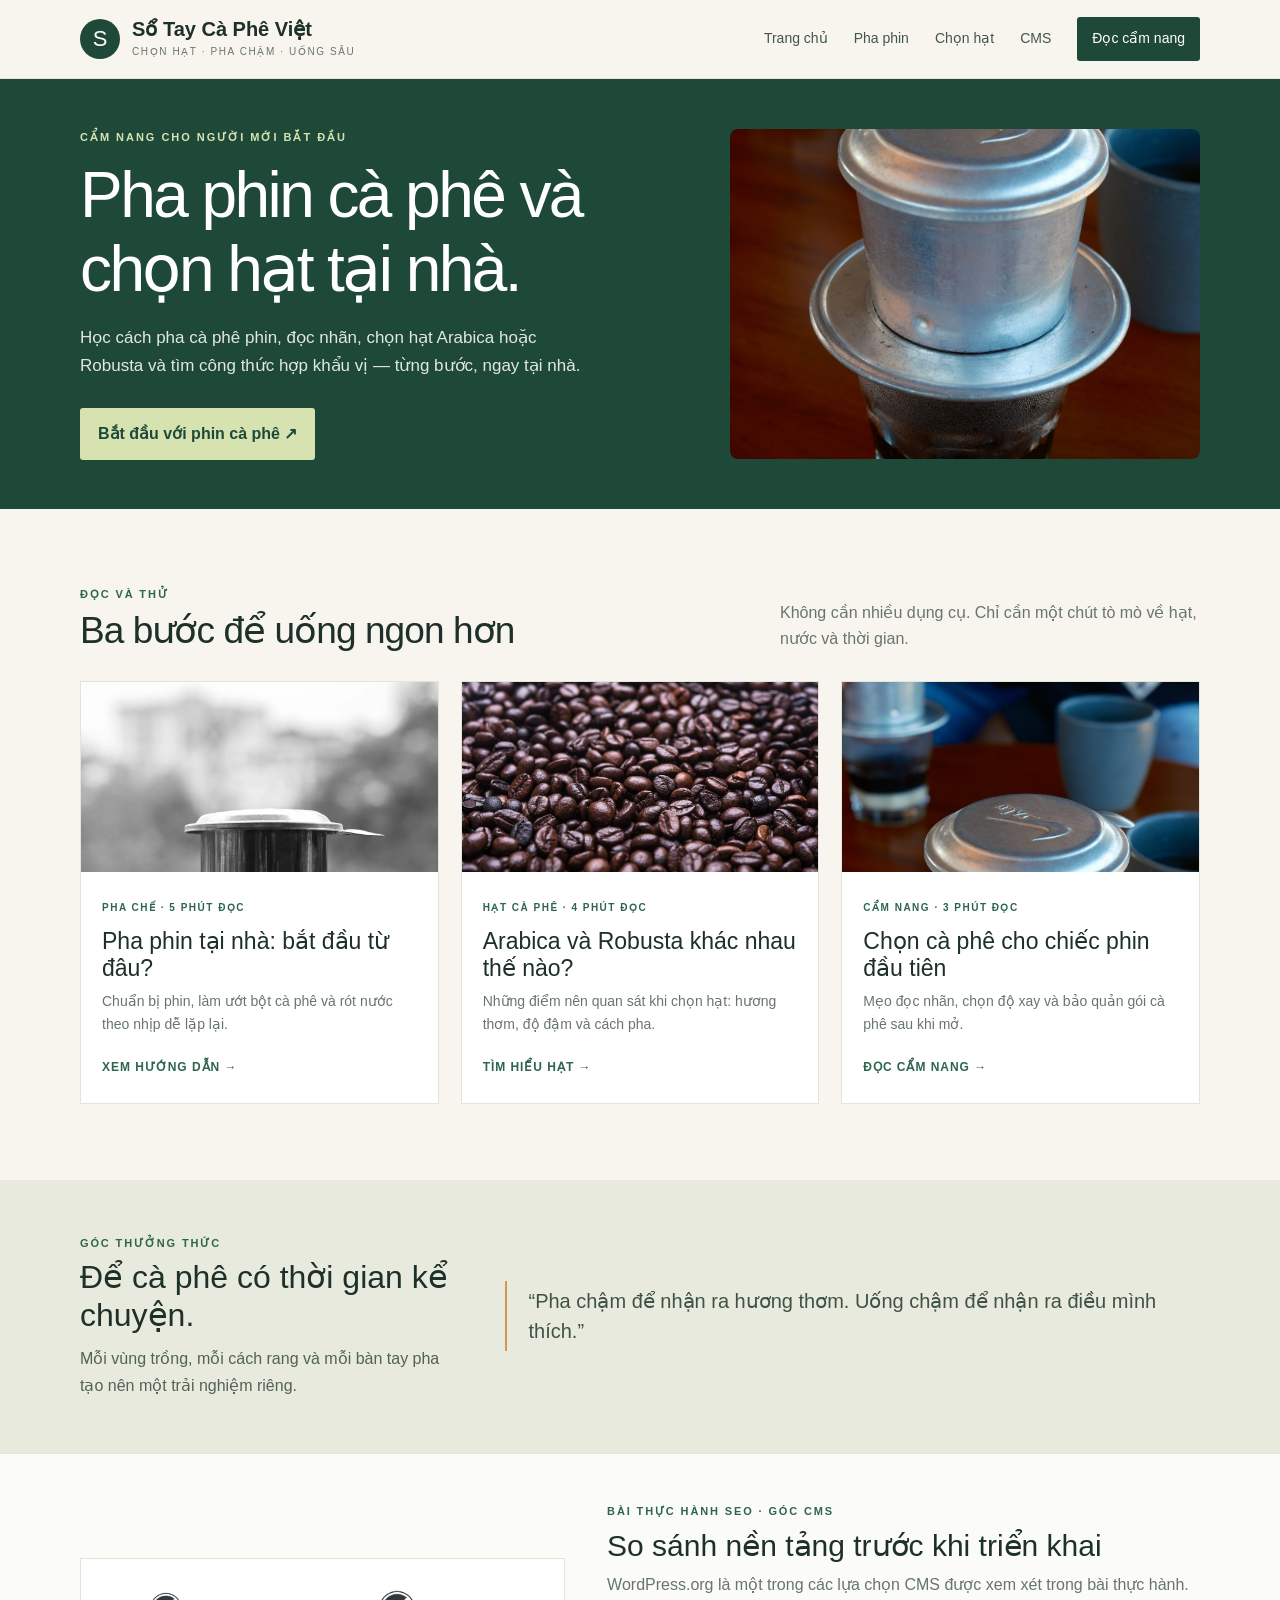
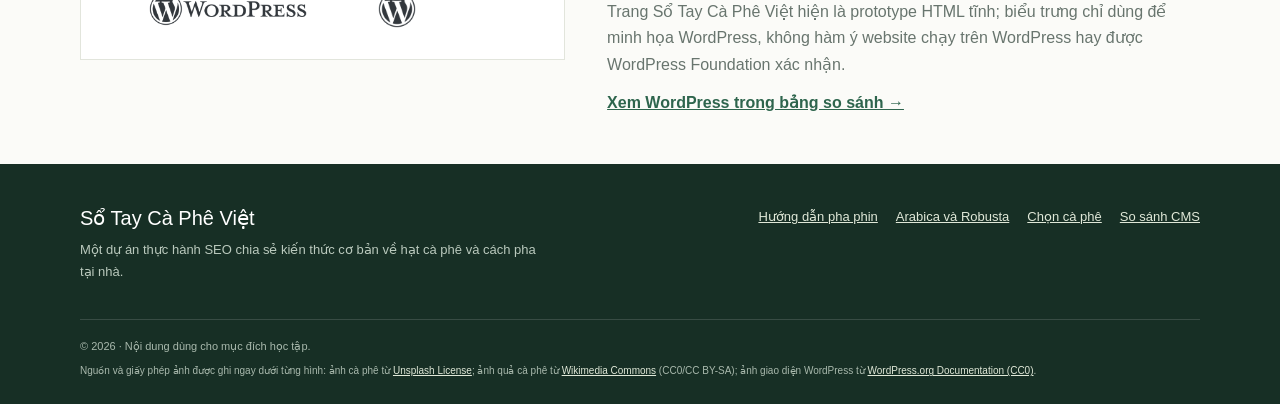
<file: index.html>
<!doctype html><html lang="vi"><head>
<meta name="google-site-verification" content="-Z9ZaKgJkuQUTZs-1OaLPaQwqCcVSqw3R8Y7D81rljs">
<!-- Google tag (gtag.js) -->
<script async src="https://www.googletagmanager.com/gtag/js?id=G-P42DGB90RB"></script>
<script>
  window.dataLayer = window.dataLayer || [];
  function gtag(){dataLayer.push(arguments);}
  gtag('js', new Date());
  gtag('config', 'G-P42DGB90RB');
</script>
<meta charset="utf-8"><meta name="viewport" content="width=device-width,initial-scale=1"><title>Sổ Tay Cà Phê Việt | Pha phin cà phê và chọn hạt tại nhà</title><meta name="description" content="Cẩm nang cách pha cà phê phin, chọn cà phê pha phin và hiểu Arabica, Robusta cho người mới bắt đầu."><meta name="theme-color" content="#1e4939"><link rel="stylesheet" href="assets/site.css?v=20260929c"><link rel="canonical" href="https://lethanhtu196tt-svg.github.io/"></head><body><a class="skip" href="#main">Bỏ qua điều hướng</a><header><div class="wrap top"><a class="brand" href="index.html" aria-label="Sổ Tay Cà Phê Việt, trang chủ"><span class="brand-mark">S</span><span class="brand-copy"><span class="brand-name">Sổ Tay Cà Phê Việt</span><span class="brand-sub">Chọn hạt · Pha chậm · Uống sâu</span></span></a><nav class="nav" aria-label="Điều hướng chính"><a href="index.html">Trang chủ</a><a href="huong-dan/pha-phin-ca-phe.html">Pha phin</a><a href="hat-ca-phe/arabica-va-robusta.html">Chọn hạt</a><a href="cong-cu/cms-wordpress.html">CMS</a><a class="nav-cta" href="#bai-viet">Đọc cẩm nang</a></nav></div></header><main id="main"><section class="hero"><div class="wrap hero-grid"><div><div class="eyebrow">CẨM NANG CHO NGƯỜI MỚI BẮT ĐẦU</div><h1>Pha phin cà phê và chọn hạt tại nhà.</h1><p>Học cách pha cà phê phin, đọc nhãn, chọn hạt Arabica hoặc Robusta và tìm công thức hợp khẩu vị — từng bước, ngay tại nhà.</p><a class="btn" href="huong-dan/pha-phin-ca-phe.html">Bắt đầu với phin cà phê <span aria-hidden="true">↗</span></a></div><div class="hero-art"><img src="assets/coffee-duc.jpg" alt="Ảnh cà phê phin Việt Nam của Duc Van"></div></div></section><section class="section" id="bai-viet"><div class="wrap"><div class="section-head"><div><div class="section-label">ĐỌC VÀ THỬ</div><h2>Ba bước để uống ngon hơn</h2></div><p>Không cần nhiều dụng cụ. Chỉ cần một chút tò mò về hạt, nước và thời gian.</p></div><div class="cards"><a class="card" href="huong-dan/pha-phin-ca-phe.html"><div class="card-art"><img src="assets/coffee-hiep.jpg" alt="Ảnh phin cà phê Việt Nam của Nguyễn Hiệp"></div><div class="card-body"><span class="tag">Pha chế · 5 phút đọc</span><h3>Pha phin tại nhà: bắt đầu từ đâu?</h3><p>Chuẩn bị phin, làm ướt bột cà phê và rót nước theo nhịp dễ lặp lại.</p><span class="read">Xem hướng dẫn →</span></div></a><a class="card" href="hat-ca-phe/arabica-va-robusta.html"><div class="card-art"><img src="assets/coffee-beans-alex.jpg" alt="Ảnh hạt cà phê rang của Alex Padurariu"></div><div class="card-body"><span class="tag">Hạt cà phê · 4 phút đọc</span><h3>Arabica và Robusta khác nhau thế nào?</h3><p>Những điểm nên quan sát khi chọn hạt: hương thơm, độ đậm và cách pha.</p><span class="read">Tìm hiểu hạt →</span></div></a><a class="card" href="cam-nang/chon-ca-phe-pha-phin.html"><div class="card-art"><img src="assets/coffee-duc.jpg" alt="Ảnh cà phê phin Việt Nam của Duc Van"></div><div class="card-body"><span class="tag">Cẩm nang · 3 phút đọc</span><h3>Chọn cà phê cho chiếc phin đầu tiên</h3><p>Mẹo đọc nhãn, chọn độ xay và bảo quản gói cà phê sau khi mở.</p><span class="read">Đọc cẩm nang →</span></div></a></div></div></section><section class="band"><div class="wrap band-grid"><div><div class="section-label">GÓC THƯỞNG THỨC</div><h2>Để cà phê có thời gian kể chuyện.</h2><p>Mỗi vùng trồng, mỗi cách rang và mỗi bàn tay pha tạo nên một trải nghiệm riêng.</p></div><div class="band-note">“Pha chậm để nhận ra hương thơm. Uống chậm để nhận ra điều mình thích.”</div></div></section><section class="cms-note"><div class="wrap cms-grid"><div class="cms-brand"><img src="assets/wordpress-logotype-standard.png" alt="Biểu trưng WordPress chính thức dùng để nhận diện một phương án CMS"><img src="assets/wordpress-logotype-wmark.png" alt="Biểu trưng chữ W của WordPress"></div><div><div class="section-label">BÀI THỰC HÀNH SEO · GÓC CMS</div><h2>So sánh nền tảng trước khi triển khai</h2><p>WordPress.org là một trong các lựa chọn CMS được xem xét trong bài thực hành. Trang Sổ Tay Cà Phê Việt hiện là prototype HTML tĩnh; biểu trưng chỉ dùng để minh họa WordPress, không hàm ý website chạy trên WordPress hay được WordPress Foundation xác nhận.</p><a href="cong-cu/cms-wordpress.html">Xem WordPress trong bảng so sánh →</a></div></div></section></main><footer><div class="wrap"><div class="foot"><div><div class="foot-title">Sổ Tay Cà Phê Việt</div><p>Một dự án thực hành SEO chia sẻ kiến thức cơ bản về hạt cà phê và cách pha tại nhà.</p></div><div class="foot-links"><a href="huong-dan/pha-phin-ca-phe.html">Hướng dẫn pha phin</a><a href="hat-ca-phe/arabica-va-robusta.html">Arabica và Robusta</a><a href="cam-nang/chon-ca-phe-pha-phin.html">Chọn cà phê</a><a href="cong-cu/cms-wordpress.html">So sánh CMS</a></div></div><div class="copyright">© 2026 · Nội dung dùng cho mục đích học tập.</div><div class="image-credits">Nguồn và giấy phép ảnh được ghi ngay dưới từng hình: ảnh cà phê từ <a href="https://unsplash.com/license" target="_blank" rel="noopener">Unsplash License</a>; ảnh quả cà phê từ <a href="https://commons.wikimedia.org/" target="_blank" rel="noopener">Wikimedia Commons</a> (CC0/CC BY-SA); ảnh giao diện WordPress từ <a href="https://make.wordpress.org/docs/licensing/" target="_blank" rel="noopener">WordPress.org Documentation (CC0)</a>.</div></div></footer></body></html>
</file>
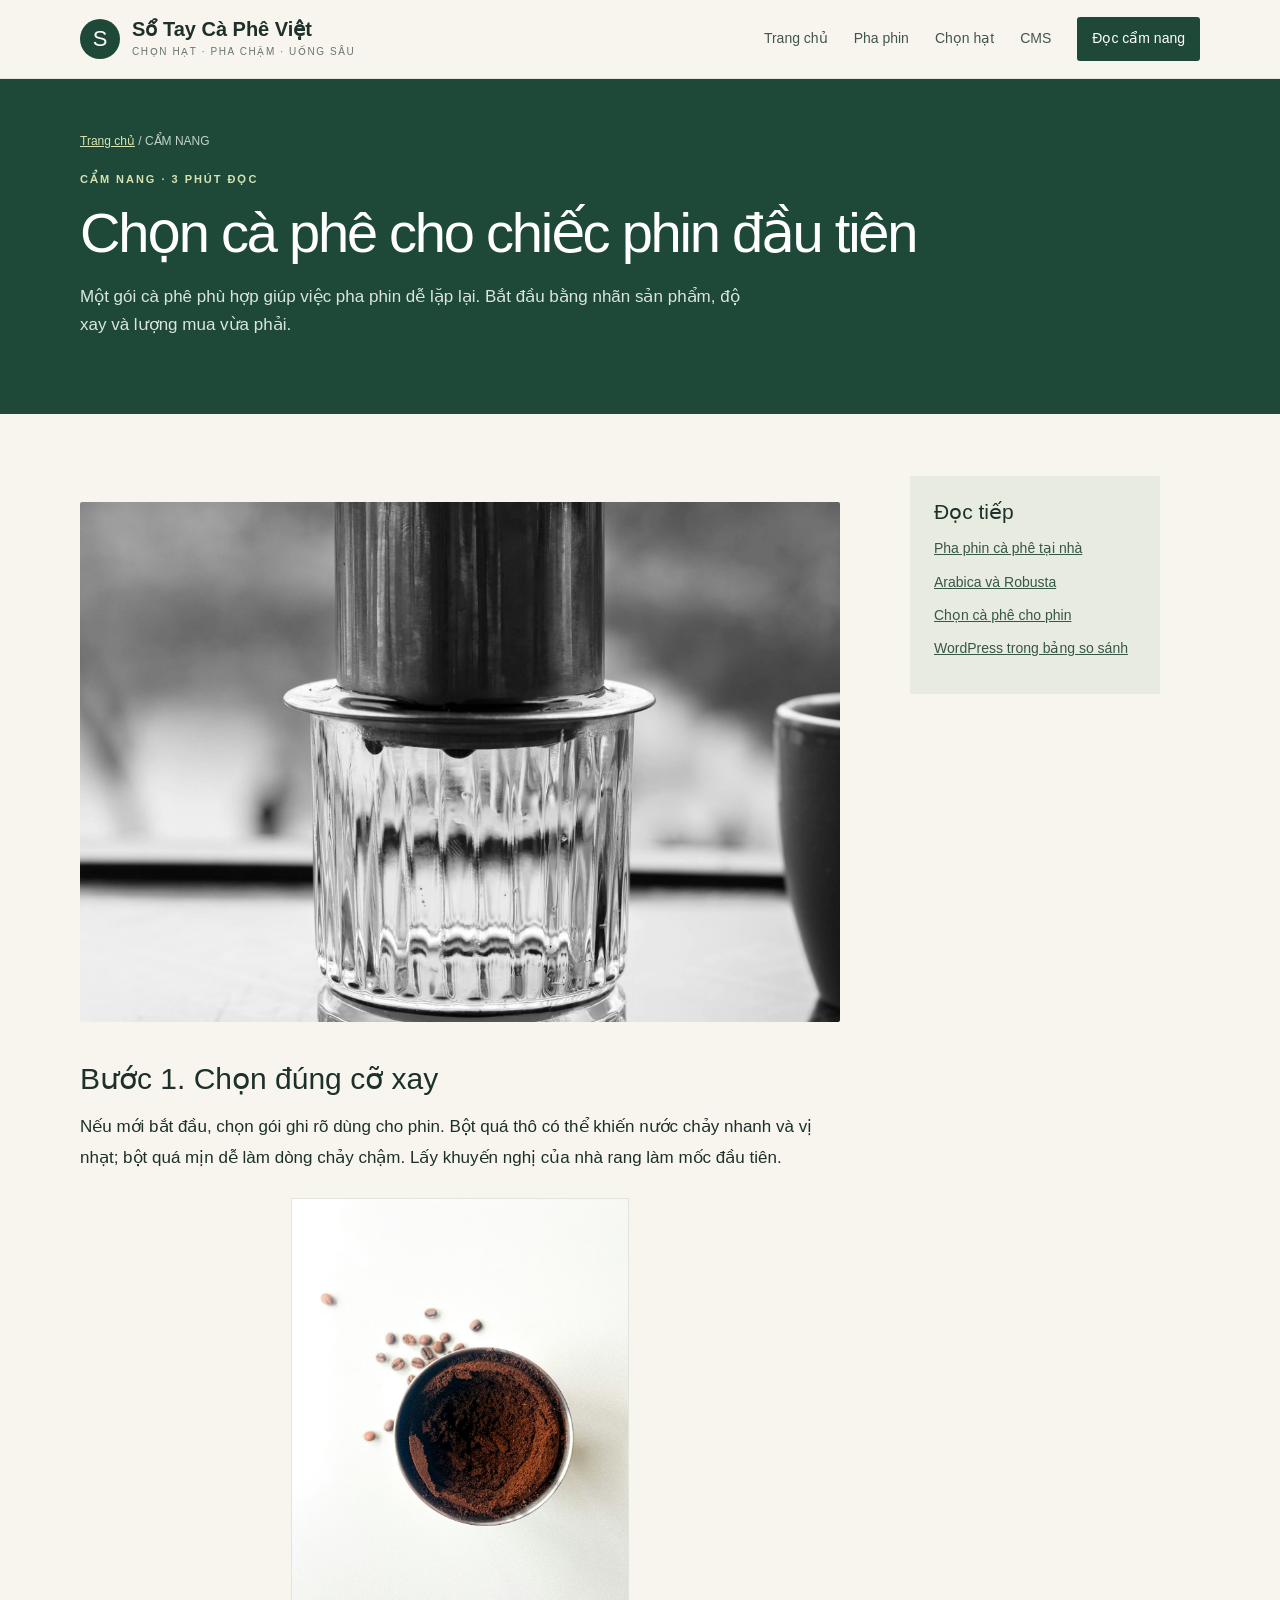
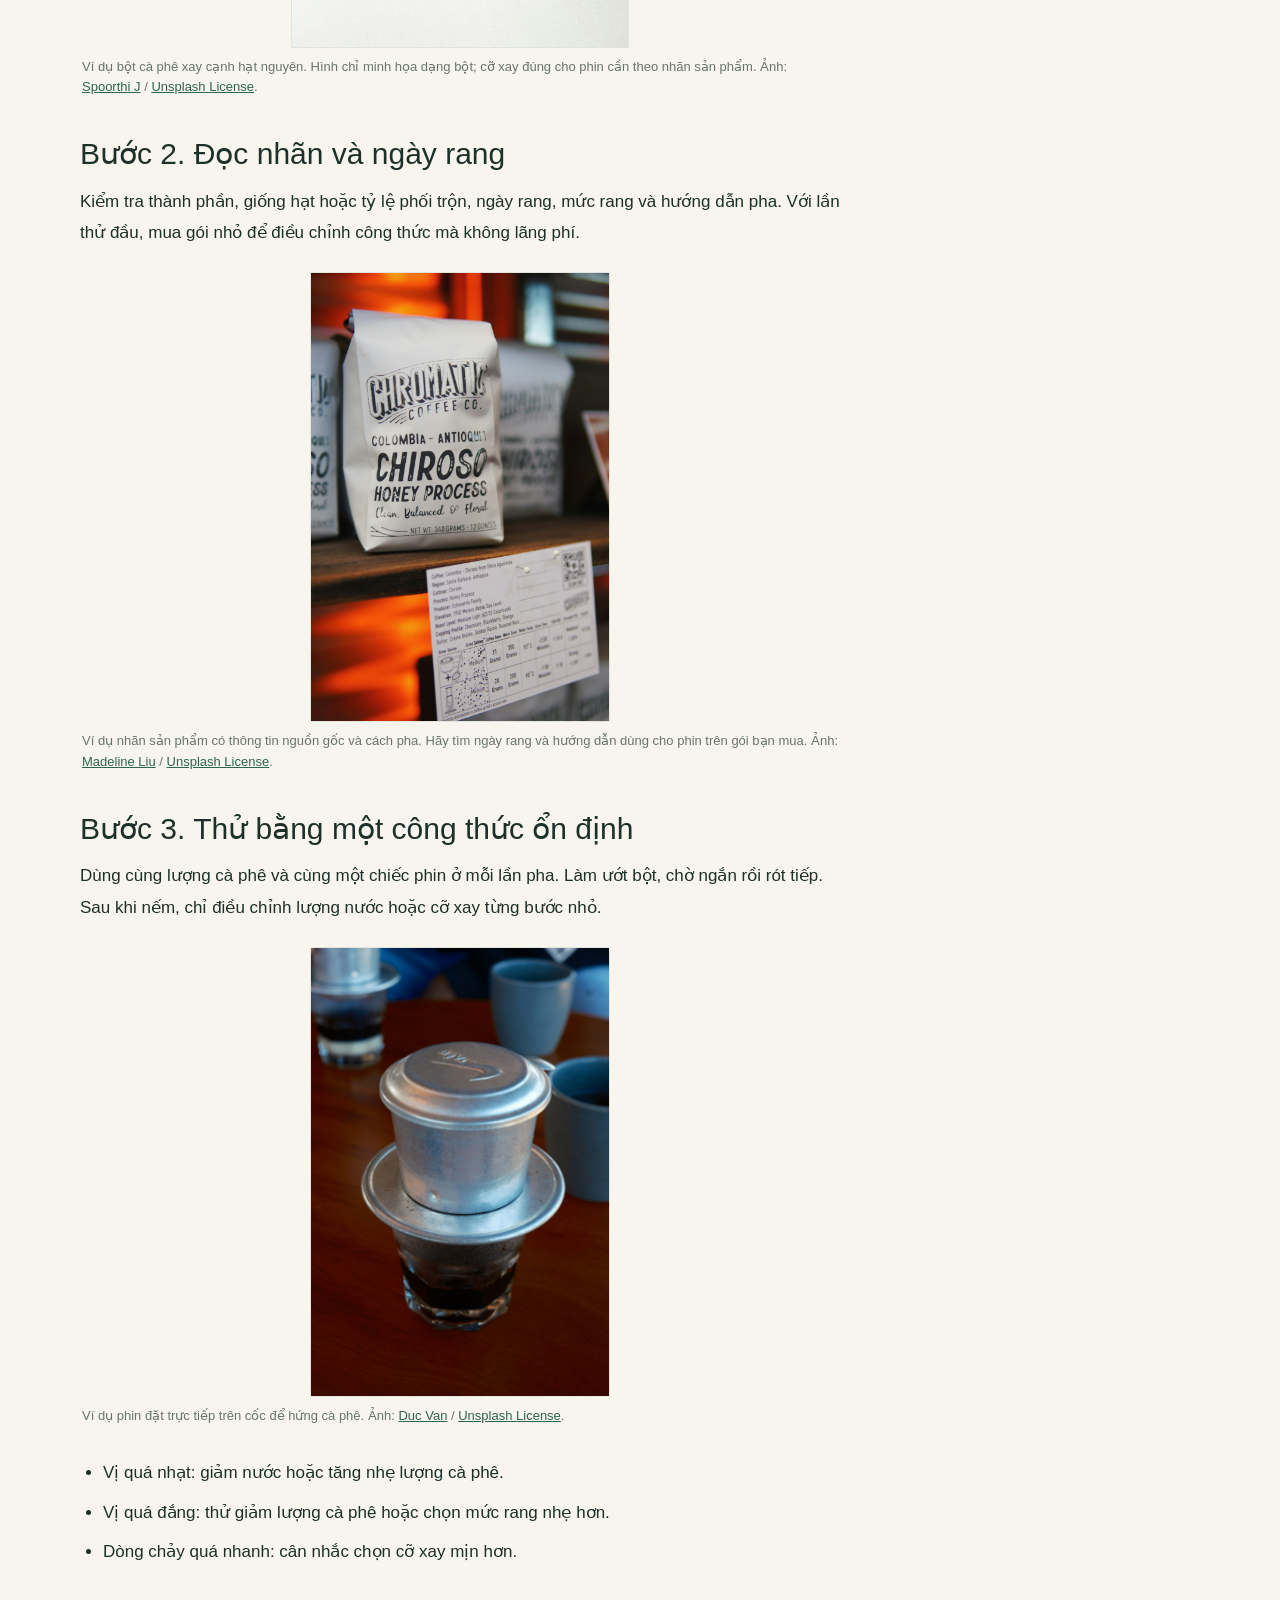
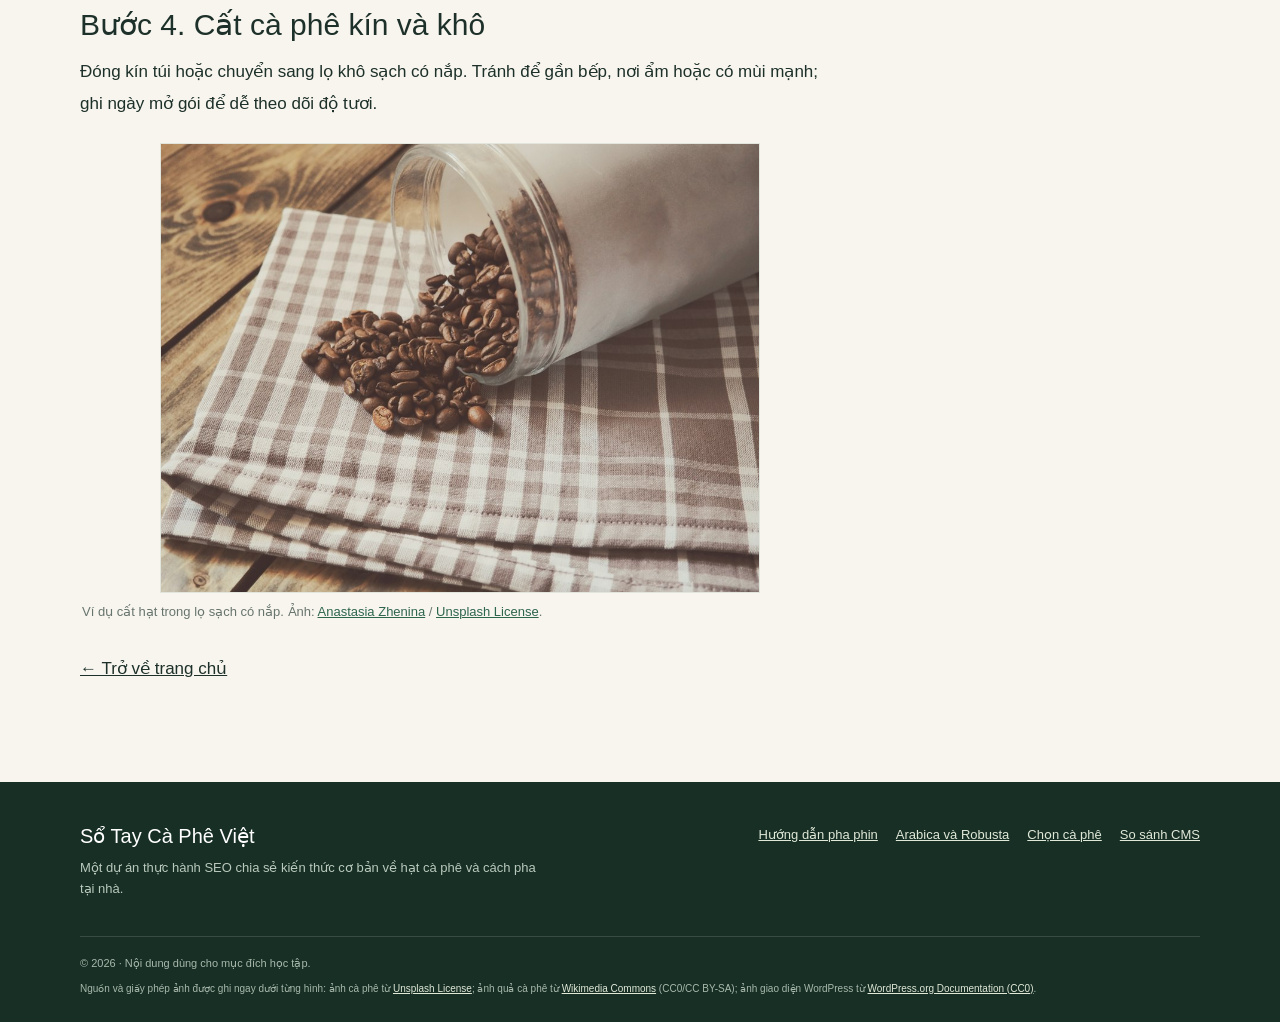
<file: cam-nang/chon-ca-phe-pha-phin.html>
<!doctype html><html lang="vi"><head>
<!-- Google tag (gtag.js) -->
<script async src="https://www.googletagmanager.com/gtag/js?id=G-P42DGB90RB"></script>
<script>
  window.dataLayer = window.dataLayer || [];
  function gtag(){dataLayer.push(arguments);}
  gtag('js', new Date());
  gtag('config', 'G-P42DGB90RB');
</script>
<meta charset="utf-8"><meta name="viewport" content="width=device-width,initial-scale=1"><title>Cách chọn cà phê pha phin tại nhà | Sổ Tay Cà Phê Việt</title><meta name="description" content="Cẩm nang chọn cà phê pha phin: xem độ xay, ngày rang, thành phần và bảo quản hạt đúng cách sau khi mở túi."><meta name="theme-color" content="#1e4939"><link rel="stylesheet" href="../assets/site.css?v=20260929c"><link rel="canonical" href="https://lethanhtu196tt-svg.github.io/cam-nang/chon-ca-phe-pha-phin.html"></head><body><a class="skip" href="#main">Bỏ qua điều hướng</a><header><div class="wrap top"><a class="brand" href="../index.html" aria-label="Sổ Tay Cà Phê Việt, trang chủ"><span class="brand-mark">S</span><span class="brand-copy"><span class="brand-name">Sổ Tay Cà Phê Việt</span><span class="brand-sub">Chọn hạt · Pha chậm · Uống sâu</span></span></a><nav class="nav" aria-label="Điều hướng chính"><a href="../index.html">Trang chủ</a><a href="../huong-dan/pha-phin-ca-phe.html">Pha phin</a><a href="../hat-ca-phe/arabica-va-robusta.html">Chọn hạt</a><a href="../cong-cu/cms-wordpress.html">CMS</a><a class="nav-cta" href="../index.html#bai-viet">Đọc cẩm nang</a></nav></div></header><main id="main"><section class="article-hero"><div class="wrap"><div class="crumb"><a href="../index.html">Trang chủ</a> / CẨM NANG</div><div class="eyebrow">CẨM NANG · 3 PHÚT ĐỌC</div><h1>Chọn cà phê cho chiếc phin đầu tiên</h1><p>Một gói cà phê phù hợp giúp việc pha phin dễ lặp lại. Bắt đầu bằng nhãn sản phẩm, độ xay và lượng mua vừa phải.</p></div></section><div class="wrap article-layout"><article class="article-body"><img class="article-image" src="../assets/coffee-hiep.jpg" alt="Phin cà phê đặt trên cốc, minh họa dụng cụ phù hợp để pha"><h2>Bước 1. Chọn đúng cỡ xay</h2><p>Nếu mới bắt đầu, chọn gói ghi rõ dùng cho phin. Bột quá thô có thể khiến nước chảy nhanh và vị nhạt; bột quá mịn dễ làm dòng chảy chậm. Lấy khuyến nghị của nhà rang làm mốc đầu tiên.</p><figure class="guide-figure"><img src="../assets/coffee-grounds-spoorthi.jpg" alt="Bột cà phê xay và hạt rang trong cùng một bát"><figcaption>Ví dụ bột cà phê xay cạnh hạt nguyên. Hình chỉ minh họa dạng bột; cỡ xay đúng cho phin cần theo nhãn sản phẩm. Ảnh: <a href="https://unsplash.com/photos/ground-coffee-fills-a-bowl-alongside-beans-UqGOKJqA8hU" target="_blank" rel="noopener">Spoorthi J</a> / <a href="https://unsplash.com/license" target="_blank" rel="noopener">Unsplash License</a>.</figcaption></figure><h2>Bước 2. Đọc nhãn và ngày rang</h2><p>Kiểm tra thành phần, giống hạt hoặc tỷ lệ phối trộn, ngày rang, mức rang và hướng dẫn pha. Với lần thử đầu, mua gói nhỏ để điều chỉnh công thức mà không lãng phí.</p><figure class="guide-figure"><img src="../assets/coffee-bag-madeline.jpg" alt="Túi cà phê và thẻ thông tin có vùng trồng, sơ chế, mức rang và hướng dẫn pha"><figcaption>Ví dụ nhãn sản phẩm có thông tin nguồn gốc và cách pha. Hãy tìm ngày rang và hướng dẫn dùng cho phin trên gói bạn mua. Ảnh: <a href="https://unsplash.com/photos/a-close-up-of-a-bag-of-coffee-on-a-shelf-YbdShTbDtFg" target="_blank" rel="noopener">Madeline Liu</a> / <a href="https://unsplash.com/license" target="_blank" rel="noopener">Unsplash License</a>.</figcaption></figure><h2>Bước 3. Thử bằng một công thức ổn định</h2><p>Dùng cùng lượng cà phê và cùng một chiếc phin ở mỗi lần pha. Làm ướt bột, chờ ngắn rồi rót tiếp. Sau khi nếm, chỉ điều chỉnh lượng nước hoặc cỡ xay từng bước nhỏ.</p><figure class="guide-figure"><img src="../assets/coffee-duc.jpg" alt="Phin cà phê kim loại được đặt trên cốc thủy tinh"><figcaption>Ví dụ phin đặt trực tiếp trên cốc để hứng cà phê. Ảnh: <a href="https://unsplash.com/photos/vietnamese-coffee-is-brewing-in-a-phin-filter-QsDbimbThBc" target="_blank" rel="noopener">Duc Van</a> / <a href="https://unsplash.com/license" target="_blank" rel="noopener">Unsplash License</a>.</figcaption></figure><ul><li>Vị quá nhạt: giảm nước hoặc tăng nhẹ lượng cà phê.</li><li>Vị quá đắng: thử giảm lượng cà phê hoặc chọn mức rang nhẹ hơn.</li><li>Dòng chảy quá nhanh: cân nhắc chọn cỡ xay mịn hơn.</li></ul><h2>Bước 4. Cất cà phê kín và khô</h2><p>Đóng kín túi hoặc chuyển sang lọ khô sạch có nắp. Tránh để gần bếp, nơi ẩm hoặc có mùi mạnh; ghi ngày mở gói để dễ theo dõi độ tươi.</p><figure class="guide-figure"><img src="../assets/coffee-jar-anastasia.jpg" alt="Lọ hạt cà phê có nắp đậy kín để bảo quản"><figcaption>Ví dụ cất hạt trong lọ sạch có nắp. Ảnh: <a href="https://unsplash.com/photos/jar-of-coffee-beans-SjEjg7a7OBY" target="_blank" rel="noopener">Anastasia Zhenina</a> / <a href="https://unsplash.com/license" target="_blank" rel="noopener">Unsplash License</a>.</figcaption></figure><p><a href="../index.html">← Trở về trang chủ</a></p></article><aside class="aside"><h2>Đọc tiếp</h2><a href="../huong-dan/pha-phin-ca-phe.html">Pha phin cà phê tại nhà</a><a href="../hat-ca-phe/arabica-va-robusta.html">Arabica và Robusta</a><a href="../cam-nang/chon-ca-phe-pha-phin.html">Chọn cà phê cho phin</a><a href="../cong-cu/cms-wordpress.html">WordPress trong bảng so sánh</a></aside></div></main><footer><div class="wrap"><div class="foot"><div><div class="foot-title">Sổ Tay Cà Phê Việt</div><p>Một dự án thực hành SEO chia sẻ kiến thức cơ bản về hạt cà phê và cách pha tại nhà.</p></div><div class="foot-links"><a href="../huong-dan/pha-phin-ca-phe.html">Hướng dẫn pha phin</a><a href="../hat-ca-phe/arabica-va-robusta.html">Arabica và Robusta</a><a href="../cam-nang/chon-ca-phe-pha-phin.html">Chọn cà phê</a><a href="../cong-cu/cms-wordpress.html">So sánh CMS</a></div></div><div class="copyright">© 2026 · Nội dung dùng cho mục đích học tập.</div><div class="image-credits">Nguồn và giấy phép ảnh được ghi ngay dưới từng hình: ảnh cà phê từ <a href="https://unsplash.com/license" target="_blank" rel="noopener">Unsplash License</a>; ảnh quả cà phê từ <a href="https://commons.wikimedia.org/" target="_blank" rel="noopener">Wikimedia Commons</a> (CC0/CC BY-SA); ảnh giao diện WordPress từ <a href="https://make.wordpress.org/docs/licensing/" target="_blank" rel="noopener">WordPress.org Documentation (CC0)</a>.</div></div></footer></body></html>
</file>
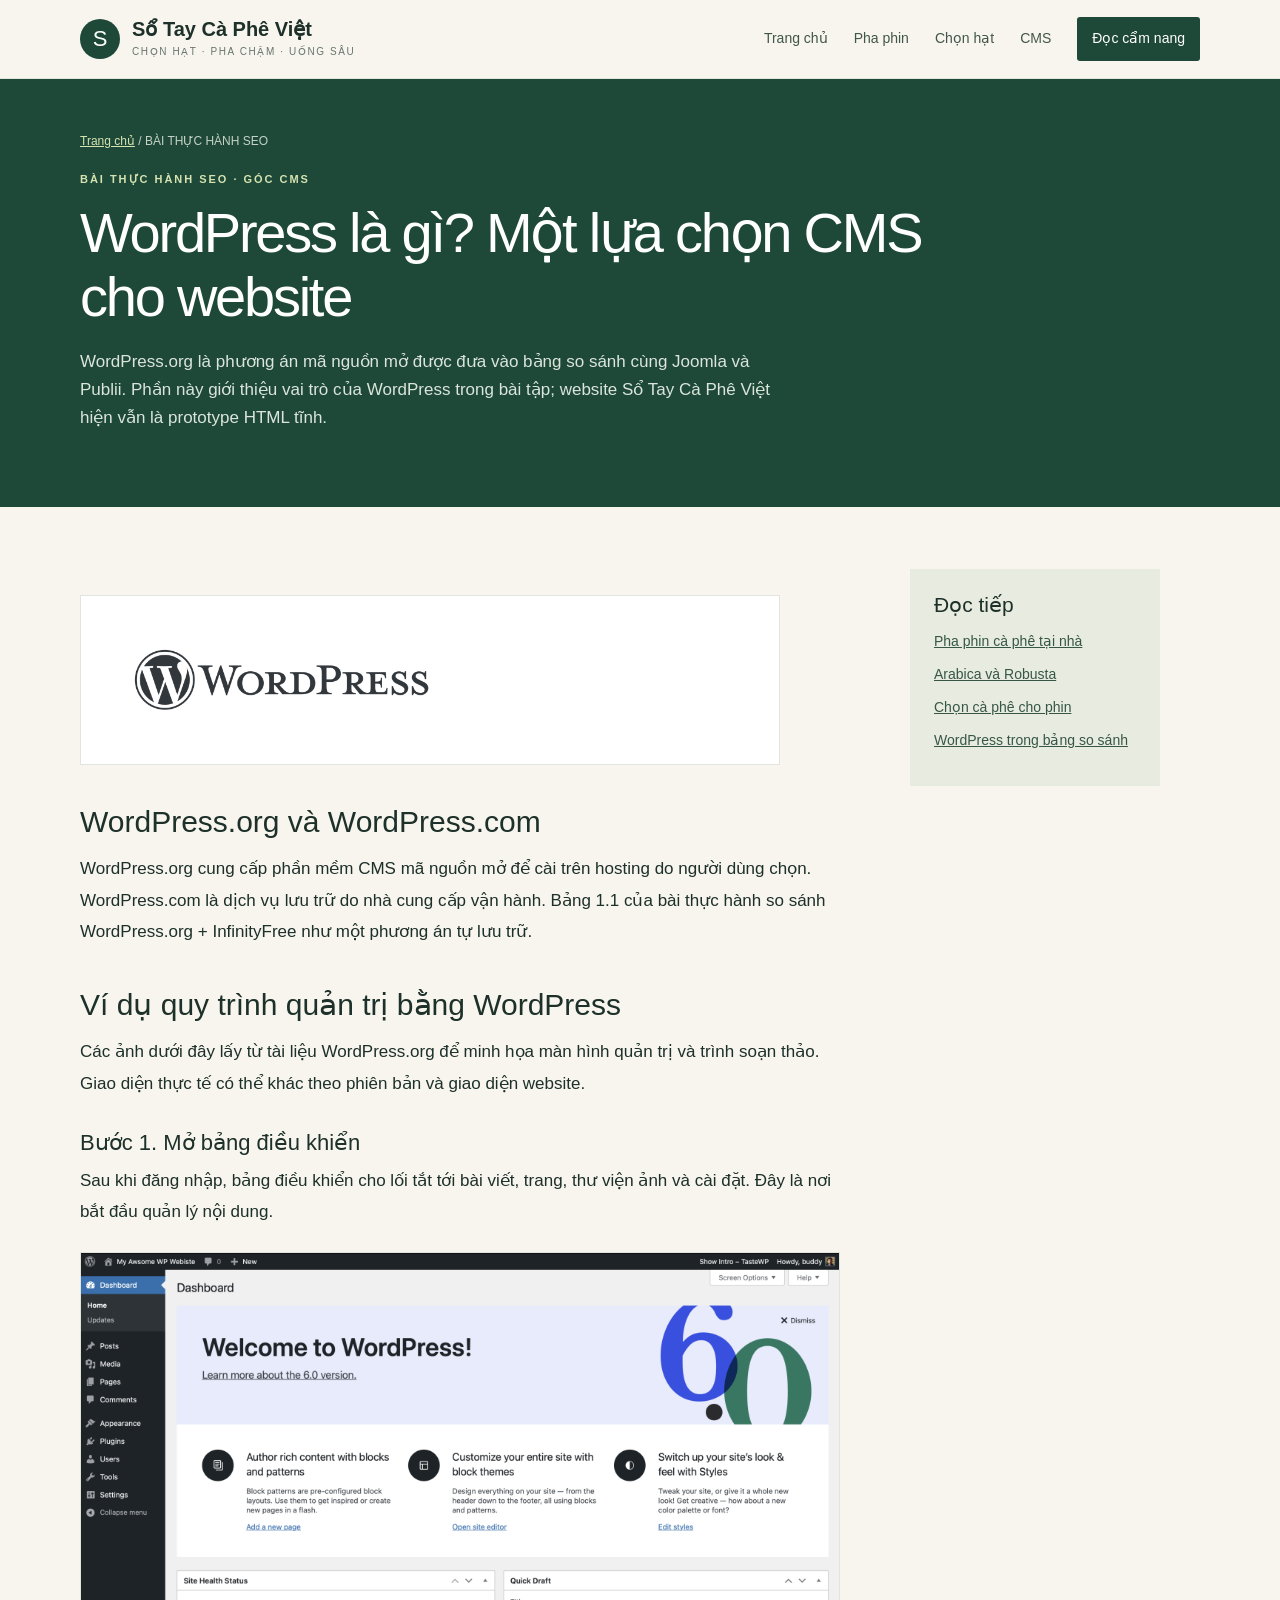
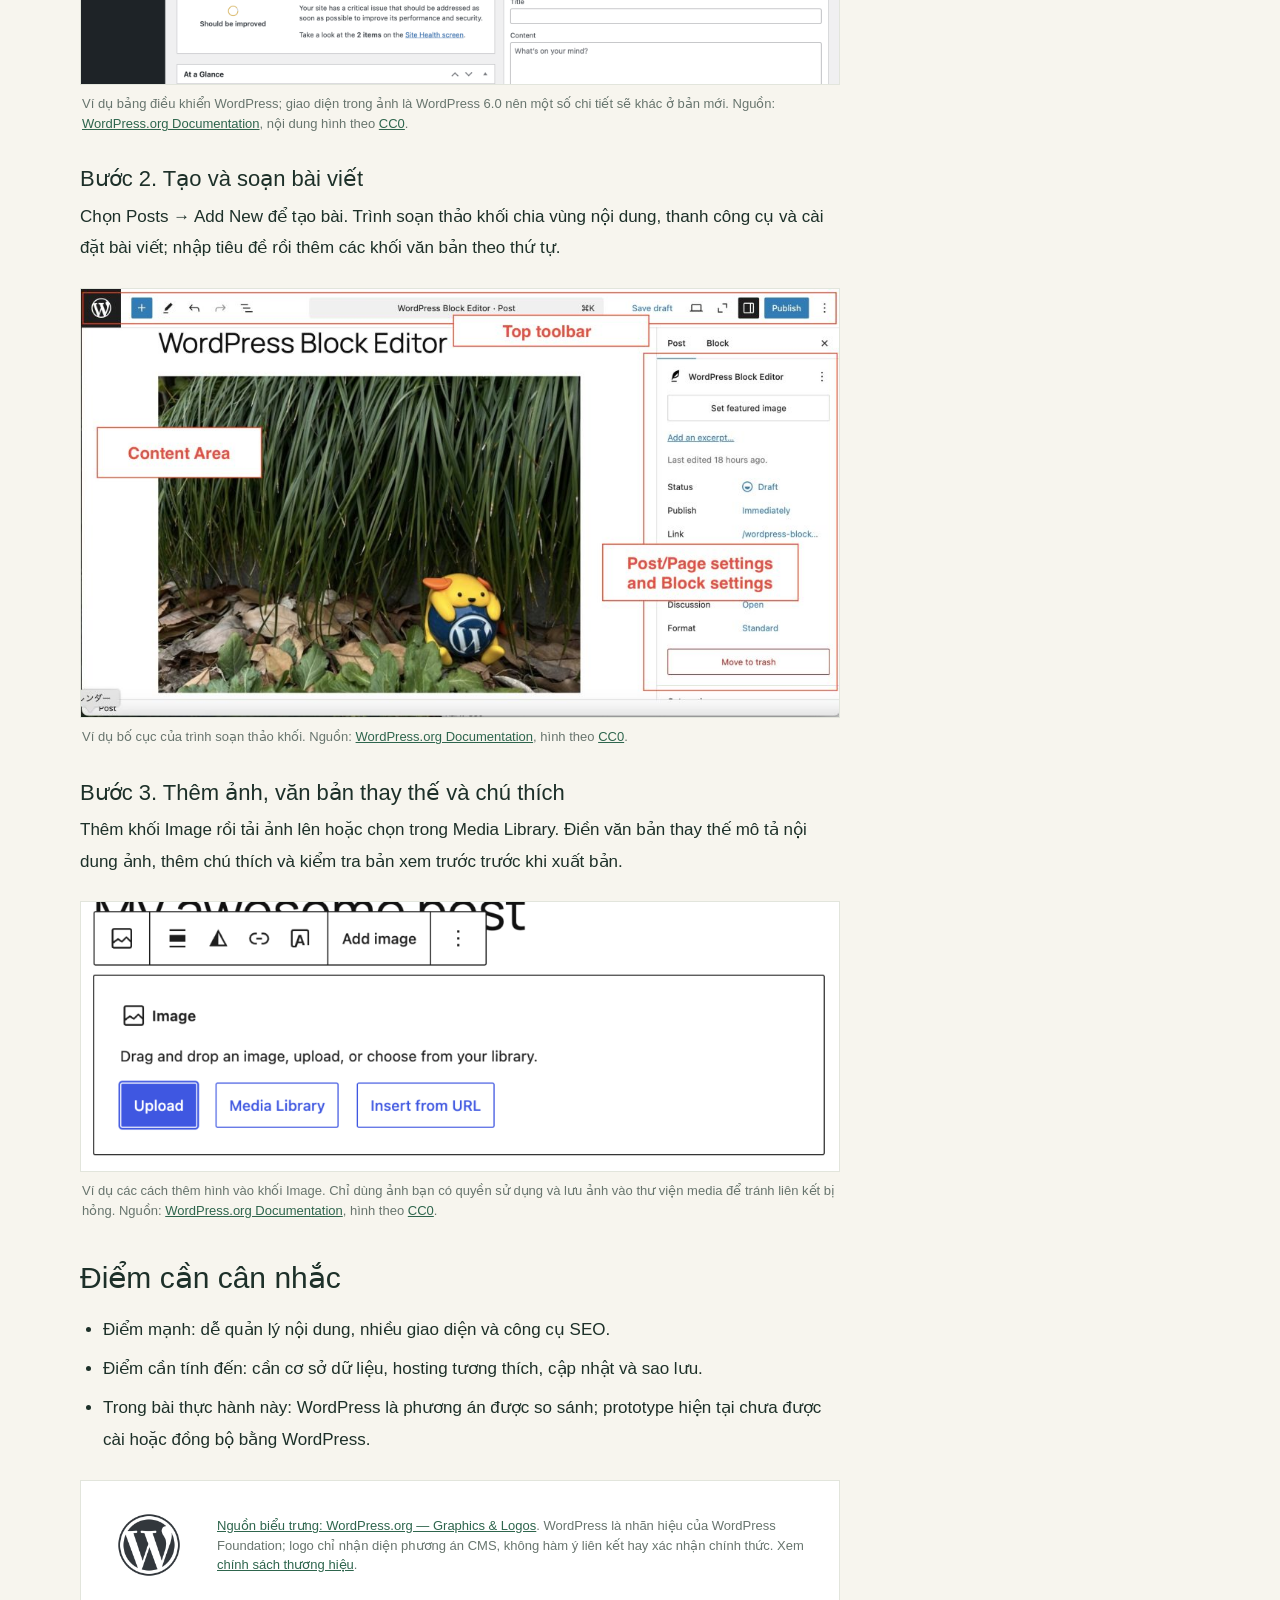
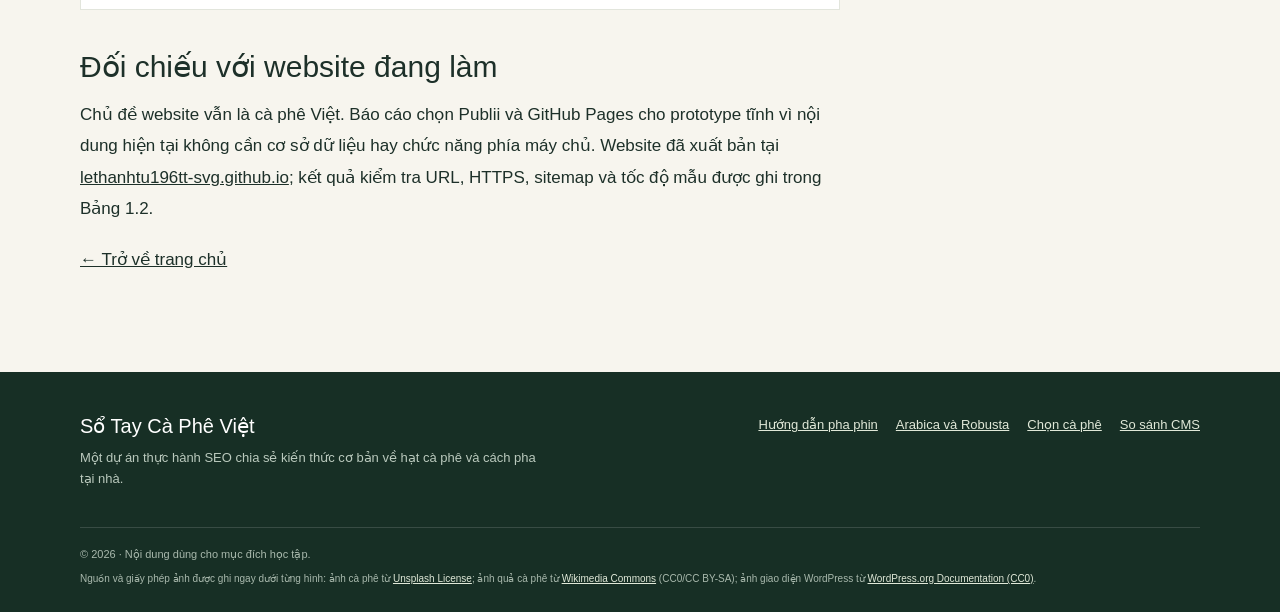
<file: cong-cu/cms-wordpress.html>
<!doctype html><html lang="vi"><head>
<!-- Google tag (gtag.js) -->
<script async src="https://www.googletagmanager.com/gtag/js?id=G-P42DGB90RB"></script>
<script>
  window.dataLayer = window.dataLayer || [];
  function gtag(){dataLayer.push(arguments);}
  gtag('js', new Date());
  gtag('config', 'G-P42DGB90RB');
</script>
<meta charset="utf-8"><meta name="viewport" content="width=device-width,initial-scale=1"><title>WordPress là gì? Trong bảng so sánh CMS cho website | Sổ Tay Cà Phê Việt</title><meta name="description" content="Giới thiệu WordPress.org như một lựa chọn CMS mã nguồn mở trong bài thực hành SEO, cùng thông tin phân biệt với dịch vụ hosting."><meta name="theme-color" content="#1e4939"><link rel="stylesheet" href="../assets/site.css?v=20260929c"><link rel="canonical" href="https://lethanhtu196tt-svg.github.io/cong-cu/cms-wordpress.html"></head><body><a class="skip" href="#main">Bỏ qua điều hướng</a><header><div class="wrap top"><a class="brand" href="../index.html" aria-label="Sổ Tay Cà Phê Việt, trang chủ"><span class="brand-mark">S</span><span class="brand-copy"><span class="brand-name">Sổ Tay Cà Phê Việt</span><span class="brand-sub">Chọn hạt · Pha chậm · Uống sâu</span></span></a><nav class="nav" aria-label="Điều hướng chính"><a href="../index.html">Trang chủ</a><a href="../huong-dan/pha-phin-ca-phe.html">Pha phin</a><a href="../hat-ca-phe/arabica-va-robusta.html">Chọn hạt</a><a href="../cong-cu/cms-wordpress.html">CMS</a><a class="nav-cta" href="../index.html#bai-viet">Đọc cẩm nang</a></nav></div></header><main id="main"><section class="article-hero"><div class="wrap"><div class="crumb"><a href="../index.html">Trang chủ</a> / BÀI THỰC HÀNH SEO</div><div class="eyebrow">BÀI THỰC HÀNH SEO · GÓC CMS</div><h1>WordPress là gì? Một lựa chọn CMS cho website</h1><p>WordPress.org là phương án mã nguồn mở được đưa vào bảng so sánh cùng Joomla và Publii. Phần này giới thiệu vai trò của WordPress trong bài tập; website Sổ Tay Cà Phê Việt hiện vẫn là prototype HTML tĩnh.</p></div></section><div class="wrap article-layout"><article class="article-body"><img class="article-logo" src="../assets/wordpress-logotype-standard.png" alt="Biểu trưng WordPress chính thức, dùng để nhận diện CMS trong phần so sánh"><h2>WordPress.org và WordPress.com</h2><p>WordPress.org cung cấp phần mềm CMS mã nguồn mở để cài trên hosting do người dùng chọn. WordPress.com là dịch vụ lưu trữ do nhà cung cấp vận hành. Bảng 1.1 của bài thực hành so sánh WordPress.org + InfinityFree như một phương án tự lưu trữ.</p><h2>Ví dụ quy trình quản trị bằng WordPress</h2><p>Các ảnh dưới đây lấy từ tài liệu WordPress.org để minh họa màn hình quản trị và trình soạn thảo. Giao diện thực tế có thể khác theo phiên bản và giao diện website.</p><div class="wp-step"><h3>Bước 1. Mở bảng điều khiển</h3><p>Sau khi đăng nhập, bảng điều khiển cho lối tắt tới bài viết, trang, thư viện ảnh và cài đặt. Đây là nơi bắt đầu quản lý nội dung.</p><figure class="guide-figure"><img class="wp-screenshot" src="../assets/wordpress-dashboard.png" alt="Ảnh chụp bảng điều khiển WordPress với thanh quản trị và các mục bài viết, phương tiện, trang"><figcaption>Ví dụ bảng điều khiển WordPress; giao diện trong ảnh là WordPress 6.0 nên một số chi tiết sẽ khác ở bản mới. Nguồn: <a href="https://wordpress.org/documentation/article/first-steps-with-wordpress-block-editor/" target="_blank" rel="noopener">WordPress.org Documentation</a>, nội dung hình theo <a href="https://make.wordpress.org/docs/licensing/" target="_blank" rel="noopener">CC0</a>.</figcaption></figure></div><div class="wp-step"><h3>Bước 2. Tạo và soạn bài viết</h3><p>Chọn Posts → Add New để tạo bài. Trình soạn thảo khối chia vùng nội dung, thanh công cụ và cài đặt bài viết; nhập tiêu đề rồi thêm các khối văn bản theo thứ tự.</p><figure class="guide-figure"><img class="wp-screenshot" src="../assets/wordpress-editor.jpg" alt="Ảnh chụp trình soạn thảo khối WordPress, có vùng nội dung, thanh công cụ và bảng cài đặt"><figcaption>Ví dụ bố cục của trình soạn thảo khối. Nguồn: <a href="https://wordpress.org/documentation/article/wordpress-block-editor/" target="_blank" rel="noopener">WordPress.org Documentation</a>, hình theo <a href="https://make.wordpress.org/docs/licensing/" target="_blank" rel="noopener">CC0</a>.</figcaption></figure></div><div class="wp-step"><h3>Bước 3. Thêm ảnh, văn bản thay thế và chú thích</h3><p>Thêm khối Image rồi tải ảnh lên hoặc chọn trong Media Library. Điền văn bản thay thế mô tả nội dung ảnh, thêm chú thích và kiểm tra bản xem trước trước khi xuất bản.</p><figure class="guide-figure"><img class="wp-screenshot" src="../assets/wordpress-image-block.png" alt="Các lựa chọn thêm hình trong khối Image của WordPress: tải lên, thư viện Media Library hoặc URL"><figcaption>Ví dụ các cách thêm hình vào khối Image. Chỉ dùng ảnh bạn có quyền sử dụng và lưu ảnh vào thư viện media để tránh liên kết bị hỏng. Nguồn: <a href="https://wordpress.org/documentation/article/image-block/" target="_blank" rel="noopener">WordPress.org Documentation</a>, hình theo <a href="https://make.wordpress.org/docs/licensing/" target="_blank" rel="noopener">CC0</a>.</figcaption></figure></div><h2>Điểm cần cân nhắc</h2><ul><li>Điểm mạnh: dễ quản lý nội dung, nhiều giao diện và công cụ SEO.</li><li>Điểm cần tính đến: cần cơ sở dữ liệu, hosting tương thích, cập nhật và sao lưu.</li><li>Trong bài thực hành này: WordPress là phương án được so sánh; prototype hiện tại chưa được cài hoặc đồng bộ bằng WordPress.</li></ul><figure class="wp-mark-figure"><img src="../assets/wordpress-logotype-wmark.png" alt="Biểu trưng chữ W chính thức của WordPress"><figcaption><a href="https://wordpress.org/about/logos/" target="_blank" rel="noopener">Nguồn biểu trưng: WordPress.org — Graphics &amp; Logos</a>. WordPress là nhãn hiệu của WordPress Foundation; logo chỉ nhận diện phương án CMS, không hàm ý liên kết hay xác nhận chính thức. Xem <a href="https://wordpressfoundation.org/trademark-policy/" target="_blank" rel="noopener">chính sách thương hiệu</a>.</figcaption></figure><h2>Đối chiếu với website đang làm</h2><p>Chủ đề website vẫn là cà phê Việt. Báo cáo chọn Publii và GitHub Pages cho prototype tĩnh vì nội dung hiện tại không cần cơ sở dữ liệu hay chức năng phía máy chủ. Website đã xuất bản tại <a href="https://lethanhtu196tt-svg.github.io/">lethanhtu196tt-svg.github.io</a>; kết quả kiểm tra URL, HTTPS, sitemap và tốc độ mẫu được ghi trong Bảng 1.2.</p><p><a href="../index.html">← Trở về trang chủ</a></p></article><aside class="aside"><h2>Đọc tiếp</h2><a href="../huong-dan/pha-phin-ca-phe.html">Pha phin cà phê tại nhà</a><a href="../hat-ca-phe/arabica-va-robusta.html">Arabica và Robusta</a><a href="../cam-nang/chon-ca-phe-pha-phin.html">Chọn cà phê cho phin</a><a href="../cong-cu/cms-wordpress.html">WordPress trong bảng so sánh</a></aside></div></main><footer><div class="wrap"><div class="foot"><div><div class="foot-title">Sổ Tay Cà Phê Việt</div><p>Một dự án thực hành SEO chia sẻ kiến thức cơ bản về hạt cà phê và cách pha tại nhà.</p></div><div class="foot-links"><a href="../huong-dan/pha-phin-ca-phe.html">Hướng dẫn pha phin</a><a href="../hat-ca-phe/arabica-va-robusta.html">Arabica và Robusta</a><a href="../cam-nang/chon-ca-phe-pha-phin.html">Chọn cà phê</a><a href="../cong-cu/cms-wordpress.html">So sánh CMS</a></div></div><div class="copyright">© 2026 · Nội dung dùng cho mục đích học tập.</div><div class="image-credits">Nguồn và giấy phép ảnh được ghi ngay dưới từng hình: ảnh cà phê từ <a href="https://unsplash.com/license" target="_blank" rel="noopener">Unsplash License</a>; ảnh quả cà phê từ <a href="https://commons.wikimedia.org/" target="_blank" rel="noopener">Wikimedia Commons</a> (CC0/CC BY-SA); ảnh giao diện WordPress từ <a href="https://make.wordpress.org/docs/licensing/" target="_blank" rel="noopener">WordPress.org Documentation (CC0)</a>.</div></div></footer></body></html>
</file>
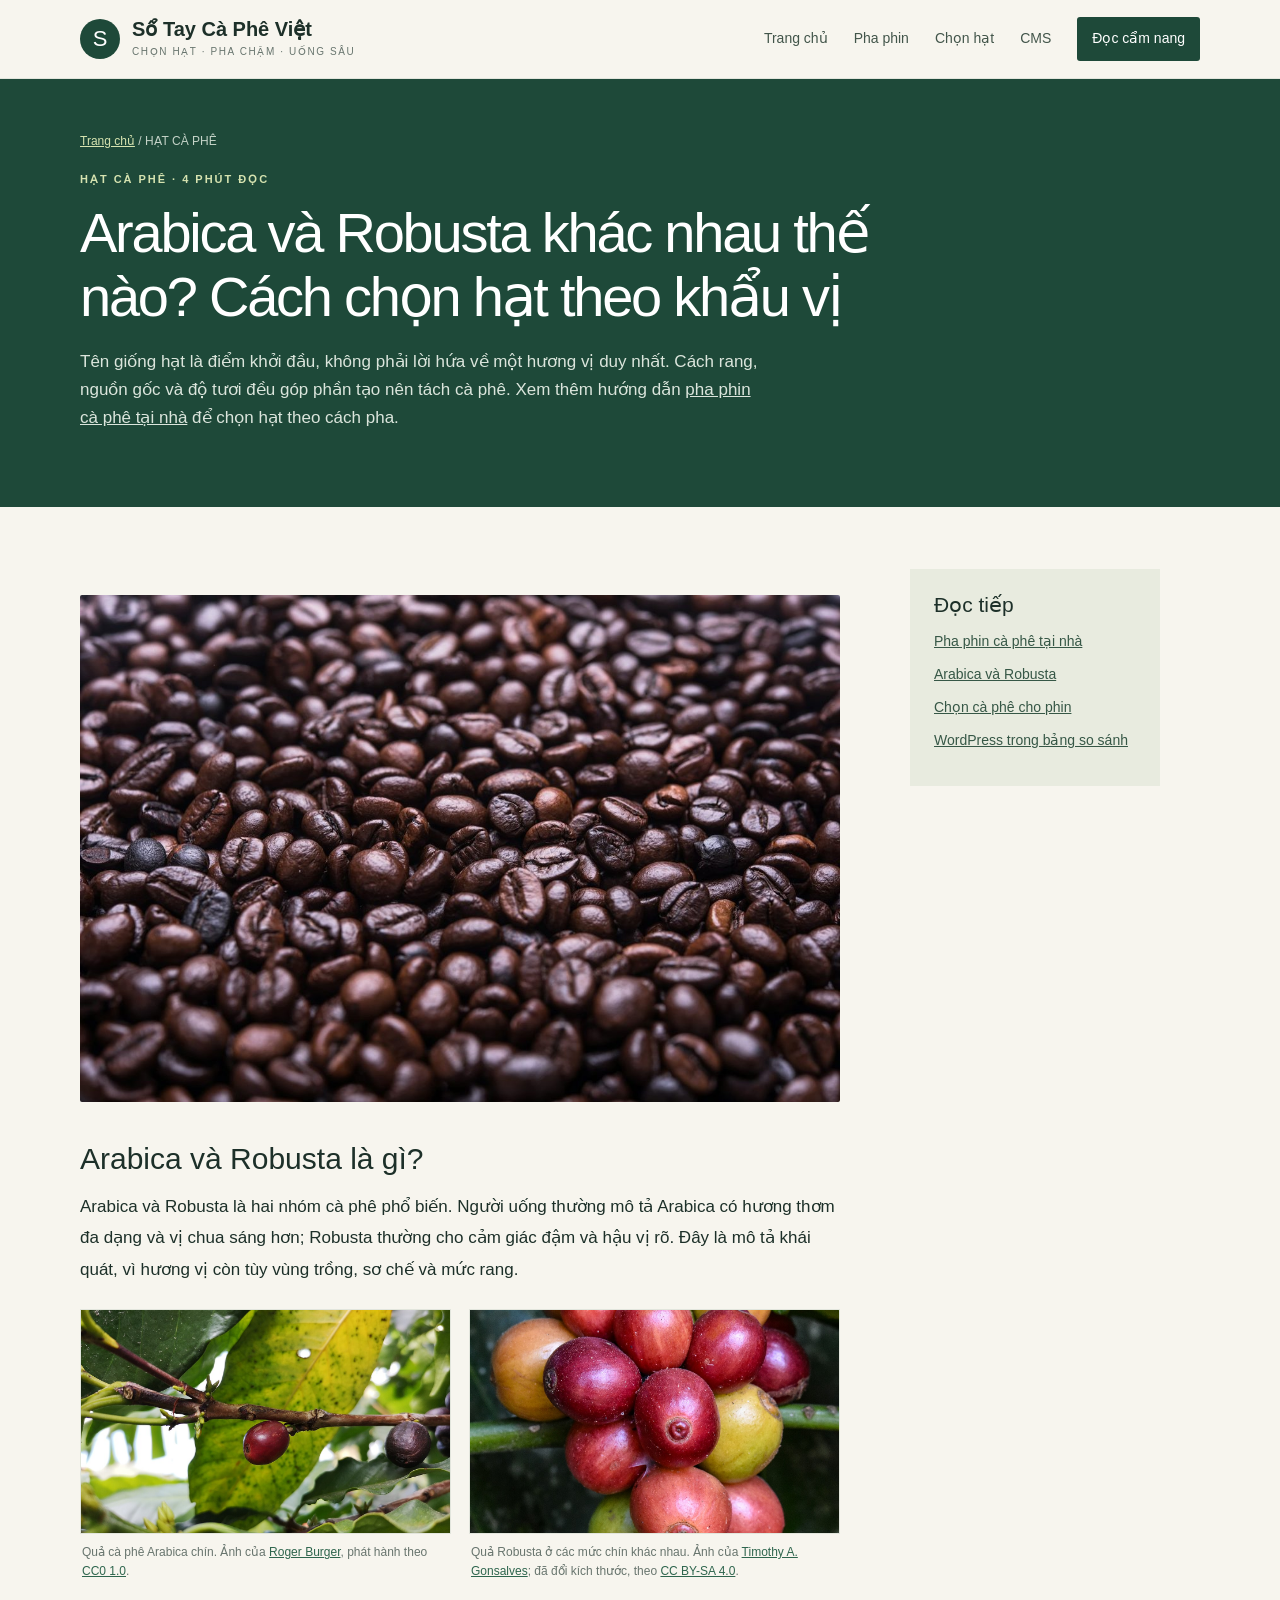
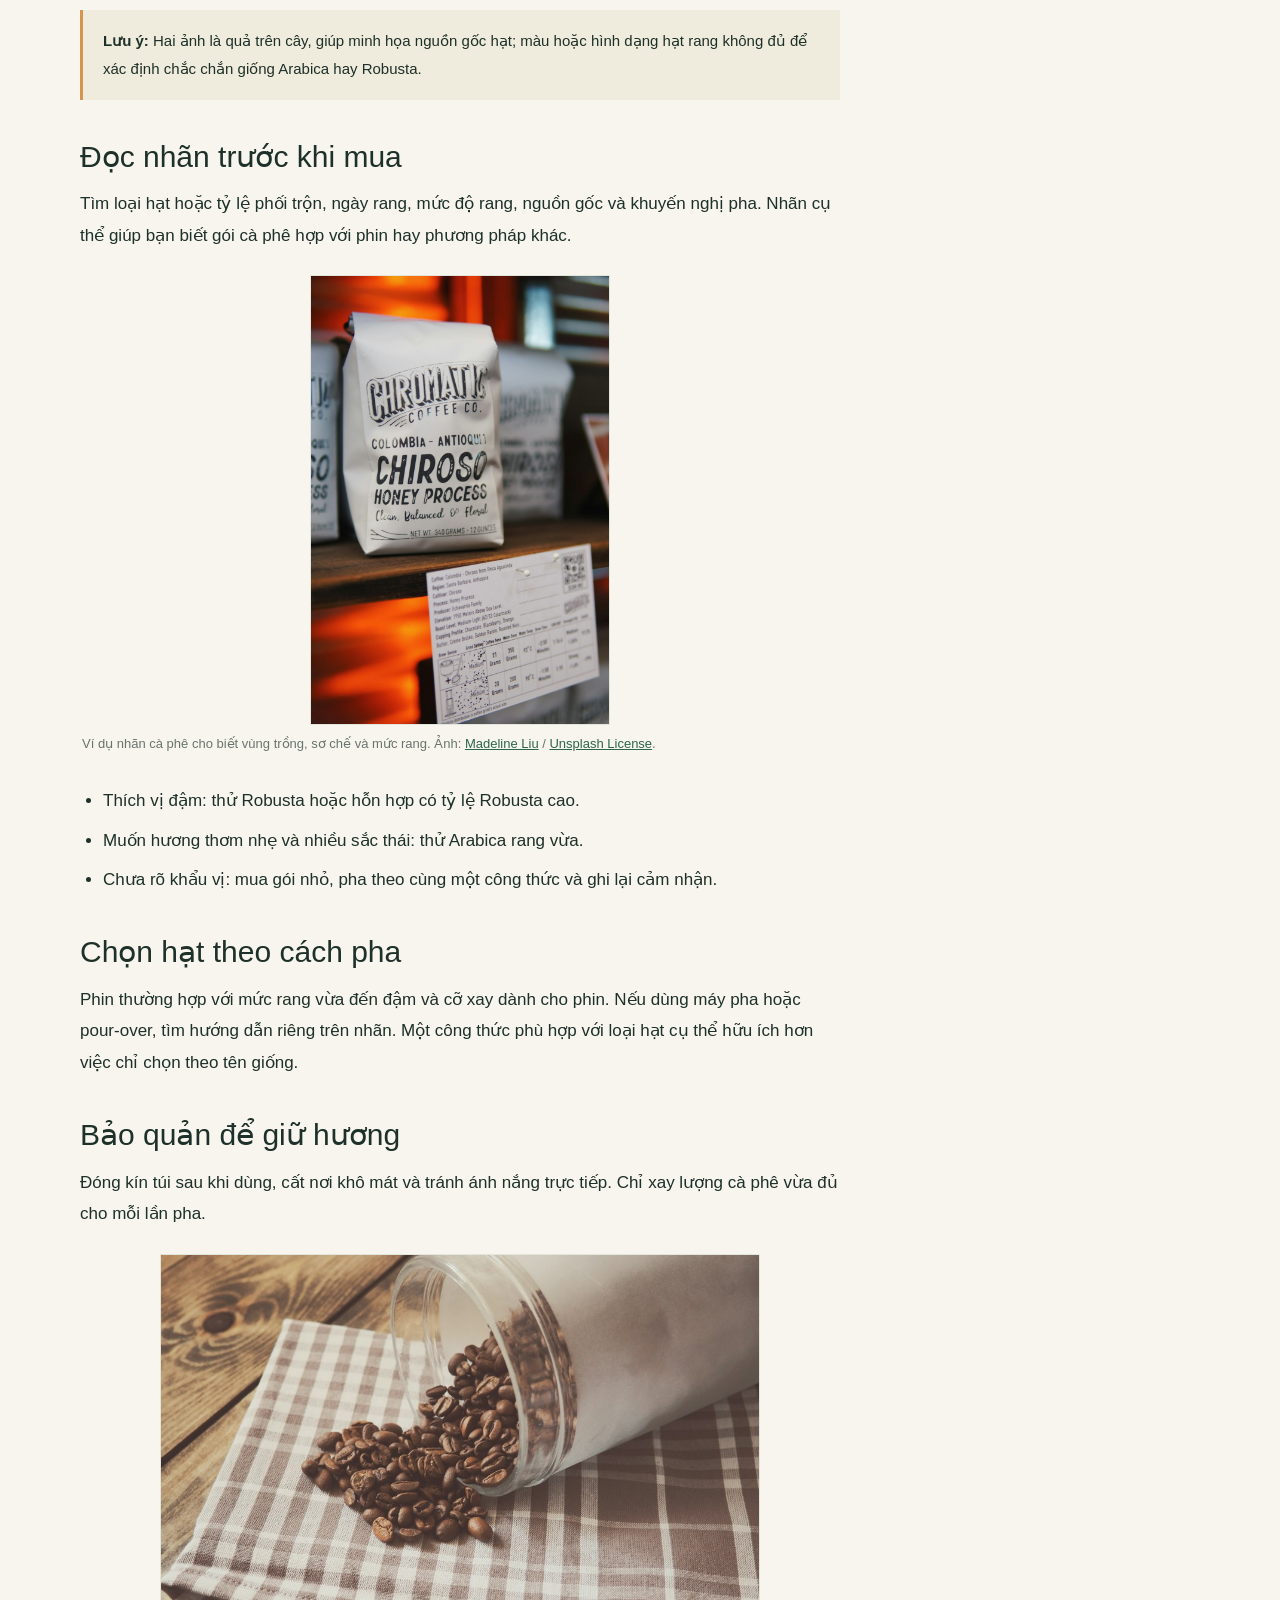
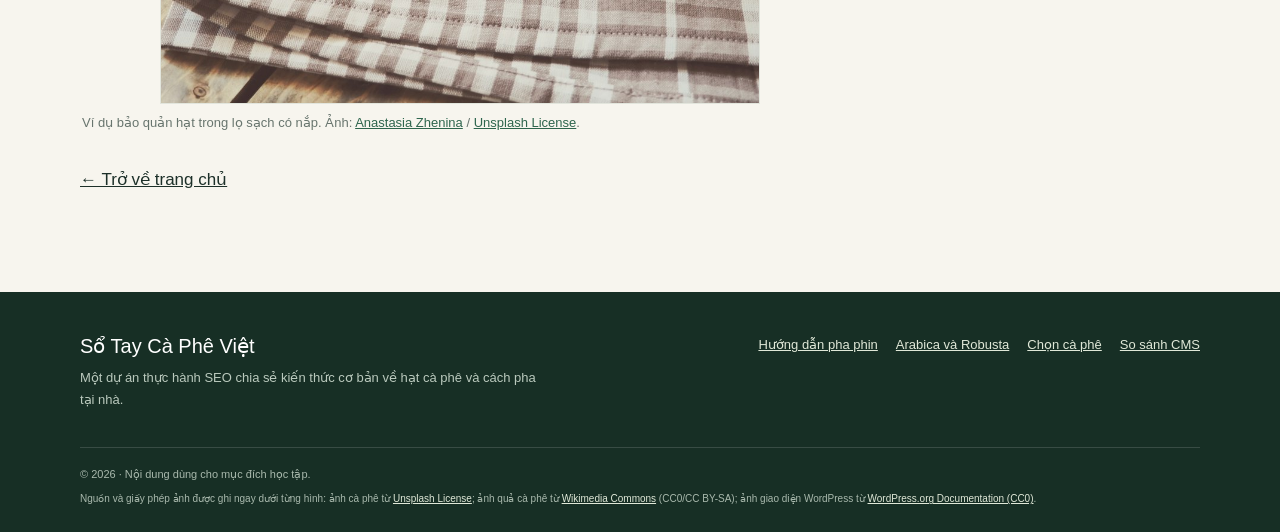
<file: hat-ca-phe/arabica-va-robusta.html>
<!doctype html><html lang="vi"><head>
<!-- Google tag (gtag.js) -->
<script async src="https://www.googletagmanager.com/gtag/js?id=G-P42DGB90RB"></script>
<script>
  window.dataLayer = window.dataLayer || [];
  function gtag(){dataLayer.push(arguments);}
  gtag('js', new Date());
  gtag('config', 'G-P42DGB90RB');
</script>
<meta charset="utf-8"><meta name="viewport" content="width=device-width,initial-scale=1"><title>Arabica và Robusta: khác nhau và cách chọn hạt</title><meta name="description" content="Arabica và Robusta khác nhau thế nào? So sánh hương vị, độ đậm và cách pha để chọn hạt phù hợp với khẩu vị tại nhà."><meta name="theme-color" content="#1e4939"><link rel="stylesheet" href="../assets/site.css?v=20260929c"><link rel="canonical" href="https://lethanhtu196tt-svg.github.io/hat-ca-phe/arabica-va-robusta.html"></head><body><a class="skip" href="#main">Bỏ qua điều hướng</a><header><div class="wrap top"><a class="brand" href="../index.html" aria-label="Sổ Tay Cà Phê Việt, trang chủ"><span class="brand-mark">S</span><span class="brand-copy"><span class="brand-name">Sổ Tay Cà Phê Việt</span><span class="brand-sub">Chọn hạt · Pha chậm · Uống sâu</span></span></a><nav class="nav" aria-label="Điều hướng chính"><a href="../index.html">Trang chủ</a><a href="../huong-dan/pha-phin-ca-phe.html">Pha phin</a><a href="../hat-ca-phe/arabica-va-robusta.html">Chọn hạt</a><a href="../cong-cu/cms-wordpress.html">CMS</a><a class="nav-cta" href="../index.html#bai-viet">Đọc cẩm nang</a></nav></div></header><main id="main"><section class="article-hero"><div class="wrap"><div class="crumb"><a href="../index.html">Trang chủ</a> / HẠT CÀ PHÊ</div><div class="eyebrow">HẠT CÀ PHÊ · 4 PHÚT ĐỌC</div><h1>Arabica và Robusta khác nhau thế nào? Cách chọn hạt theo khẩu vị</h1><p>Tên giống hạt là điểm khởi đầu, không phải lời hứa về một hương vị duy nhất. Cách rang, nguồn gốc và độ tươi đều góp phần tạo nên tách cà phê. Xem thêm hướng dẫn <a href="../huong-dan/pha-phin-ca-phe.html">pha phin cà phê tại nhà</a> để chọn hạt theo cách pha.</p></div></section><div class="wrap article-layout"><article class="article-body"><img class="article-image" src="../assets/coffee-beans-alex.jpg" alt="Hạt cà phê rang minh họa nguyên liệu cho bài so sánh Arabica và Robusta"><h2>Arabica và Robusta là gì?</h2><p>Arabica và Robusta là hai nhóm cà phê phổ biến. Người uống thường mô tả Arabica có hương thơm đa dạng và vị chua sáng hơn; Robusta thường cho cảm giác đậm và hậu vị rõ. Đây là mô tả khái quát, vì hương vị còn tùy vùng trồng, sơ chế và mức rang.</p><div class="photo-pair"><figure class="guide-figure"><img src="../assets/arabica-cherry-roger.jpg" alt="Quả cà phê Arabica chín trên cành"><figcaption>Quả cà phê Arabica chín. Ảnh của <a href="https://commons.wikimedia.org/wiki/File:Coffee_arabica_cherry.jpg" target="_blank" rel="noopener">Roger Burger</a>, phát hành theo <a href="https://creativecommons.org/publicdomain/zero/1.0/" target="_blank" rel="noopener">CC0 1.0</a>.</figcaption></figure><figure class="guide-figure"><img src="../assets/robusta-fruit-timothy.jpg" alt="Quả cà phê Robusta đang chín với nhiều sắc đỏ và xanh trên cành"><figcaption>Quả Robusta ở các mức chín khác nhau. Ảnh của <a href="https://commons.wikimedia.org/wiki/File:Ripe_Seeds_Coffee_Robusta_Coorg_Karnataka_India_Feb24_D72_25688.jpg" target="_blank" rel="noopener">Timothy A. Gonsalves</a>; đã đổi kích thước, theo <a href="https://creativecommons.org/licenses/by-sa/4.0/" target="_blank" rel="noopener">CC BY-SA 4.0</a>.</figcaption></figure></div><p class="callout"><strong>Lưu ý:</strong> Hai ảnh là quả trên cây, giúp minh họa nguồn gốc hạt; màu hoặc hình dạng hạt rang không đủ để xác định chắc chắn giống Arabica hay Robusta.</p><h2>Đọc nhãn trước khi mua</h2><p>Tìm loại hạt hoặc tỷ lệ phối trộn, ngày rang, mức độ rang, nguồn gốc và khuyến nghị pha. Nhãn cụ thể giúp bạn biết gói cà phê hợp với phin hay phương pháp khác.</p><figure class="guide-figure"><img src="../assets/coffee-bag-madeline.jpg" alt="Túi cà phê có nhãn ghi vùng trồng, giống hạt, cách sơ chế và mức rang"><figcaption>Ví dụ nhãn cà phê cho biết vùng trồng, sơ chế và mức rang. Ảnh: <a href="https://unsplash.com/photos/a-close-up-of-a-bag-of-coffee-on-a-shelf-YbdShTbDtFg" target="_blank" rel="noopener">Madeline Liu</a> / <a href="https://unsplash.com/license" target="_blank" rel="noopener">Unsplash License</a>.</figcaption></figure><ul><li>Thích vị đậm: thử Robusta hoặc hỗn hợp có tỷ lệ Robusta cao.</li><li>Muốn hương thơm nhẹ và nhiều sắc thái: thử Arabica rang vừa.</li><li>Chưa rõ khẩu vị: mua gói nhỏ, pha theo cùng một công thức và ghi lại cảm nhận.</li></ul><h2>Chọn hạt theo cách pha</h2><p>Phin thường hợp với mức rang vừa đến đậm và cỡ xay dành cho phin. Nếu dùng máy pha hoặc pour-over, tìm hướng dẫn riêng trên nhãn. Một công thức phù hợp với loại hạt cụ thể hữu ích hơn việc chỉ chọn theo tên giống.</p><h2>Bảo quản để giữ hương</h2><p>Đóng kín túi sau khi dùng, cất nơi khô mát và tránh ánh nắng trực tiếp. Chỉ xay lượng cà phê vừa đủ cho mỗi lần pha.</p><figure class="guide-figure"><img src="../assets/coffee-jar-anastasia.jpg" alt="Hạt cà phê rang được đựng trong lọ thủy tinh có nắp kín"><figcaption>Ví dụ bảo quản hạt trong lọ sạch có nắp. Ảnh: <a href="https://unsplash.com/photos/jar-of-coffee-beans-SjEjg7a7OBY" target="_blank" rel="noopener">Anastasia Zhenina</a> / <a href="https://unsplash.com/license" target="_blank" rel="noopener">Unsplash License</a>.</figcaption></figure><p><a href="../index.html">← Trở về trang chủ</a></p></article><aside class="aside"><h2>Đọc tiếp</h2><a href="../huong-dan/pha-phin-ca-phe.html">Pha phin cà phê tại nhà</a><a href="../hat-ca-phe/arabica-va-robusta.html">Arabica và Robusta</a><a href="../cam-nang/chon-ca-phe-pha-phin.html">Chọn cà phê cho phin</a><a href="../cong-cu/cms-wordpress.html">WordPress trong bảng so sánh</a></aside></div></main><footer><div class="wrap"><div class="foot"><div><div class="foot-title">Sổ Tay Cà Phê Việt</div><p>Một dự án thực hành SEO chia sẻ kiến thức cơ bản về hạt cà phê và cách pha tại nhà.</p></div><div class="foot-links"><a href="../huong-dan/pha-phin-ca-phe.html">Hướng dẫn pha phin</a><a href="../hat-ca-phe/arabica-va-robusta.html">Arabica và Robusta</a><a href="../cam-nang/chon-ca-phe-pha-phin.html">Chọn cà phê</a><a href="../cong-cu/cms-wordpress.html">So sánh CMS</a></div></div><div class="copyright">© 2026 · Nội dung dùng cho mục đích học tập.</div><div class="image-credits">Nguồn và giấy phép ảnh được ghi ngay dưới từng hình: ảnh cà phê từ <a href="https://unsplash.com/license" target="_blank" rel="noopener">Unsplash License</a>; ảnh quả cà phê từ <a href="https://commons.wikimedia.org/" target="_blank" rel="noopener">Wikimedia Commons</a> (CC0/CC BY-SA); ảnh giao diện WordPress từ <a href="https://make.wordpress.org/docs/licensing/" target="_blank" rel="noopener">WordPress.org Documentation (CC0)</a>.</div></div></footer></body></html>
</file>
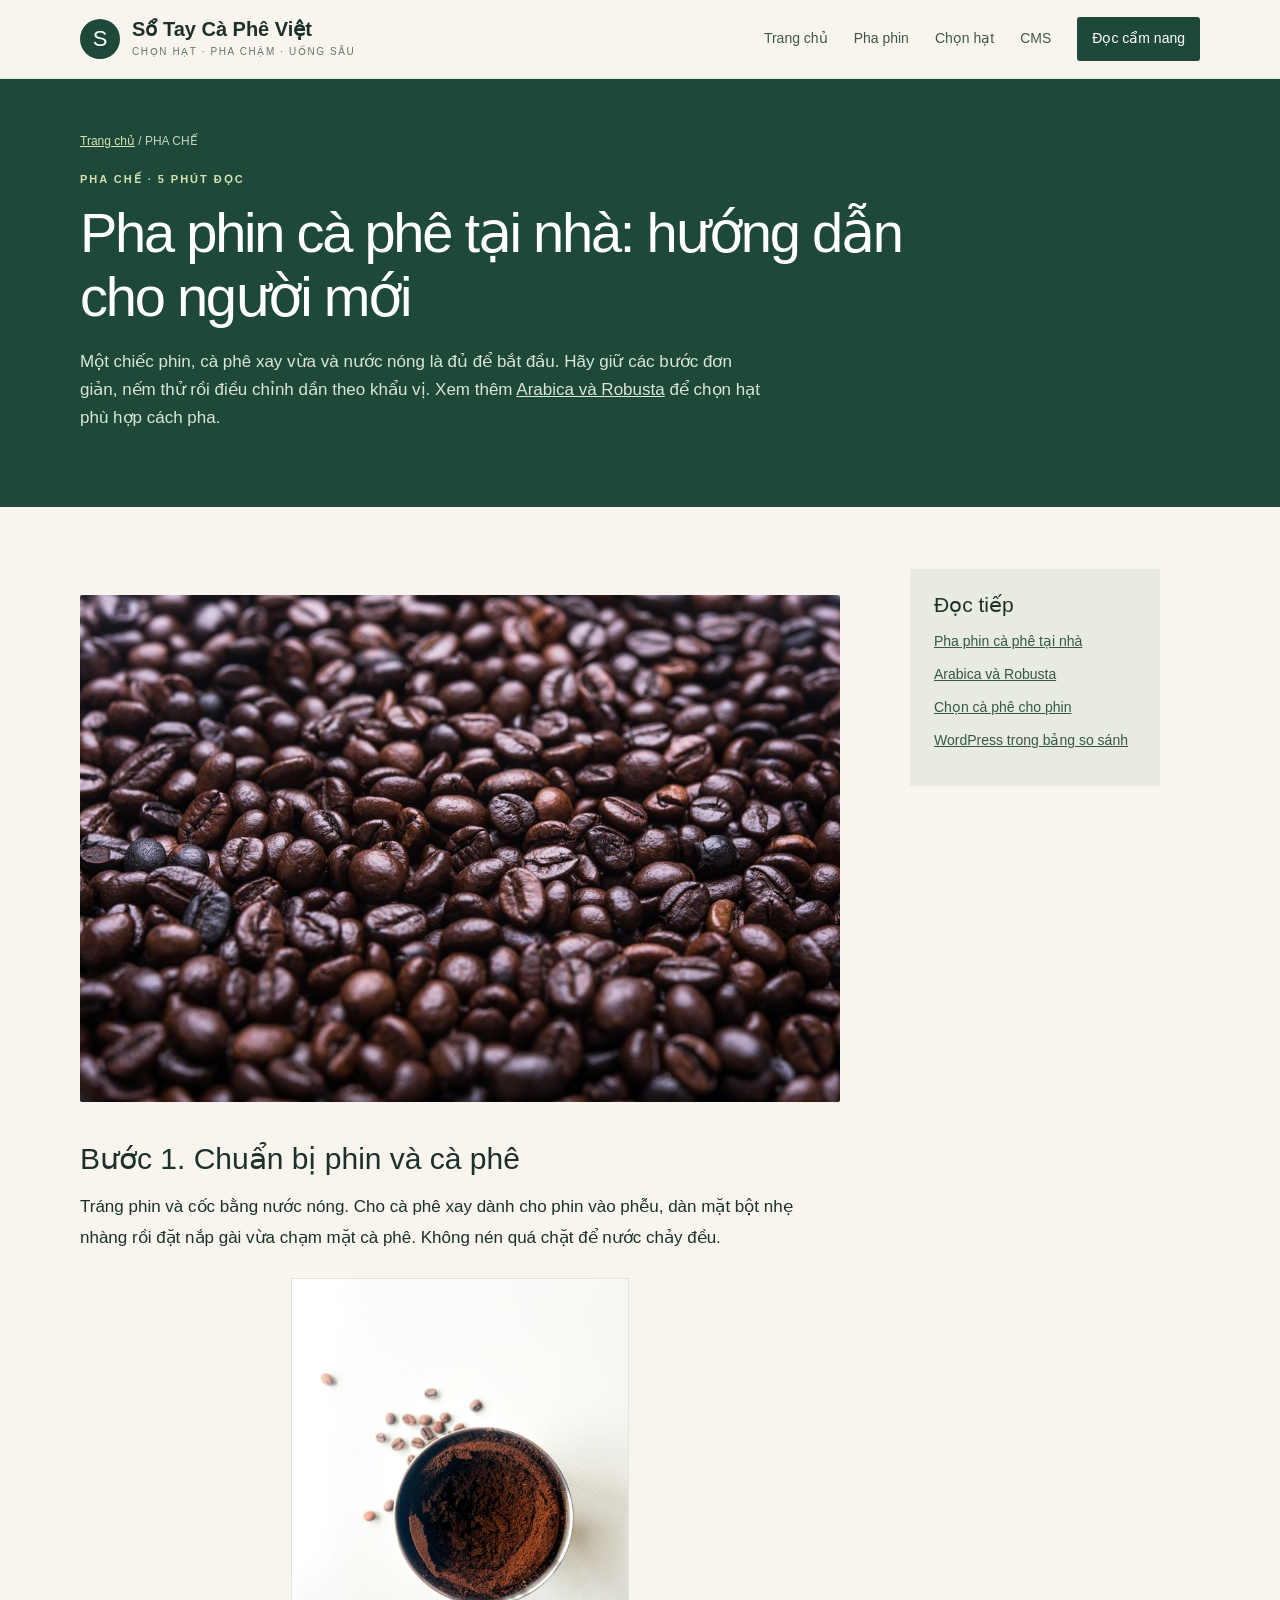
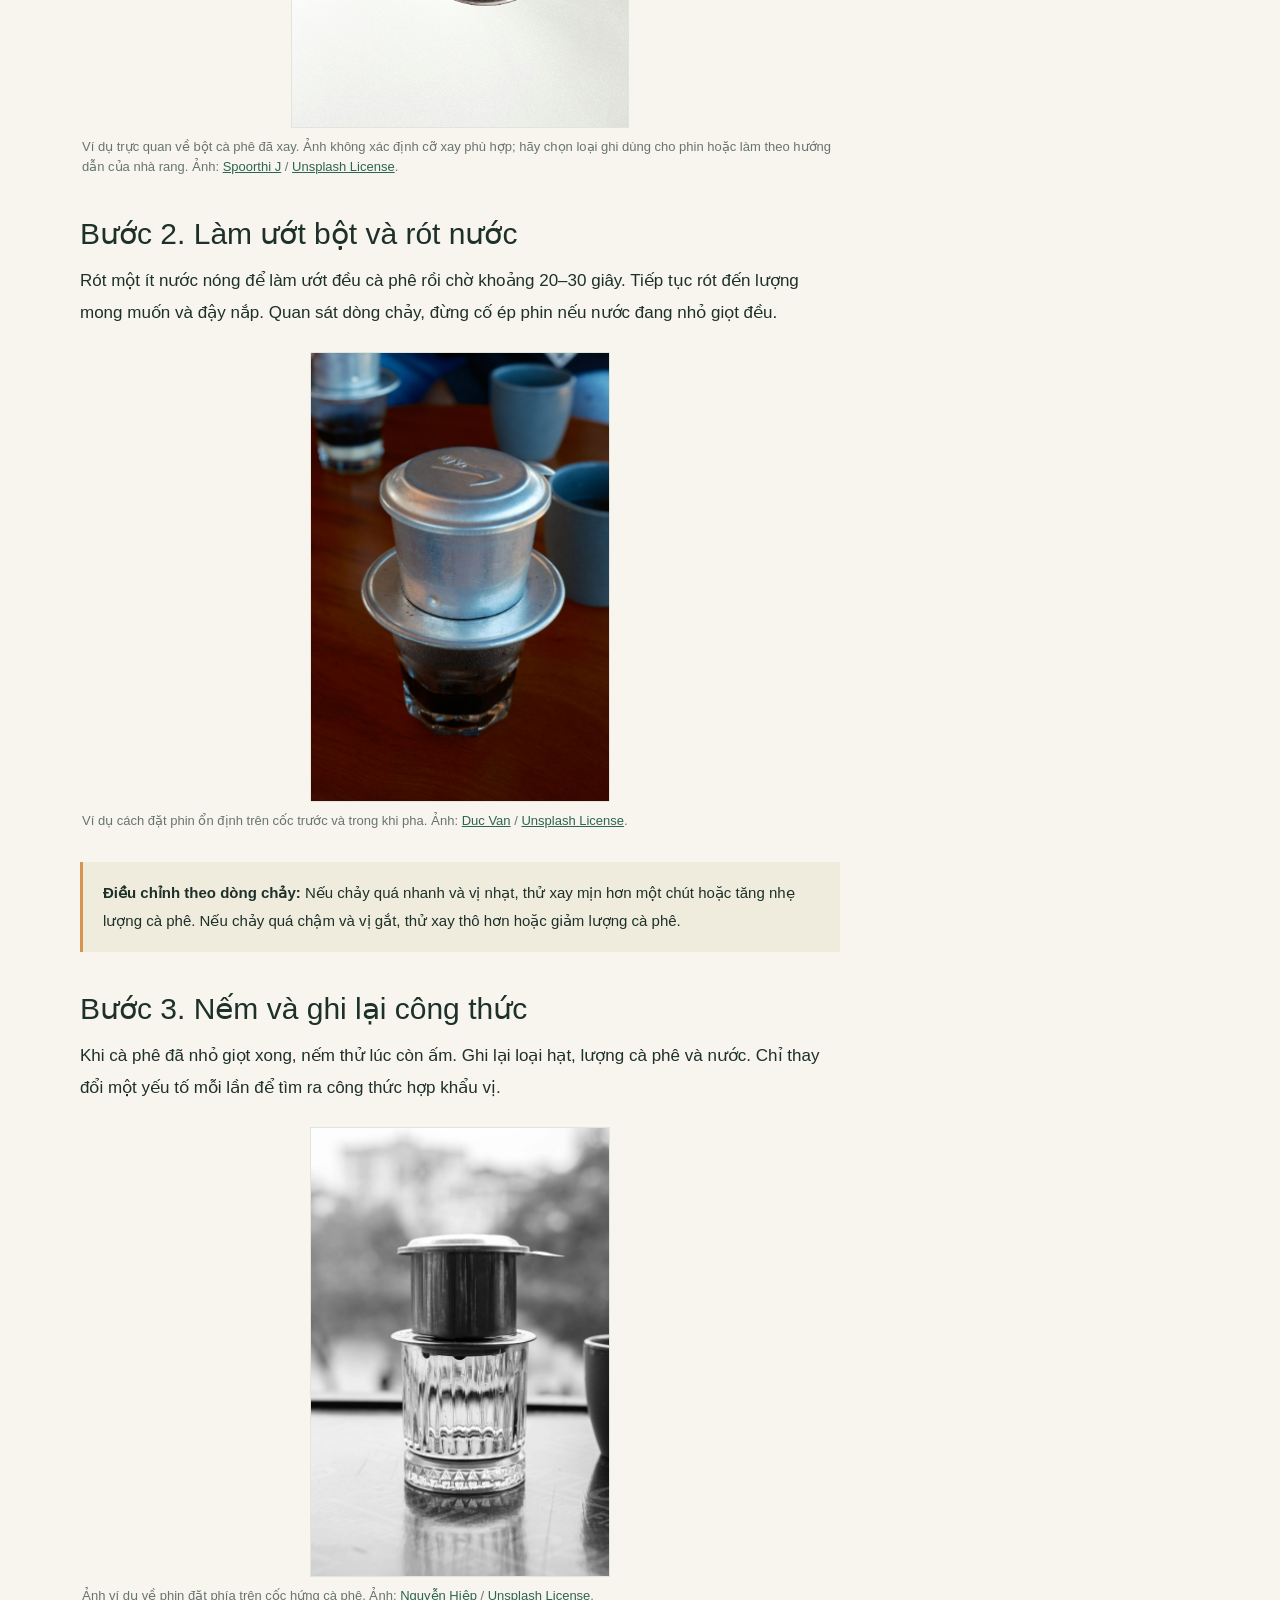
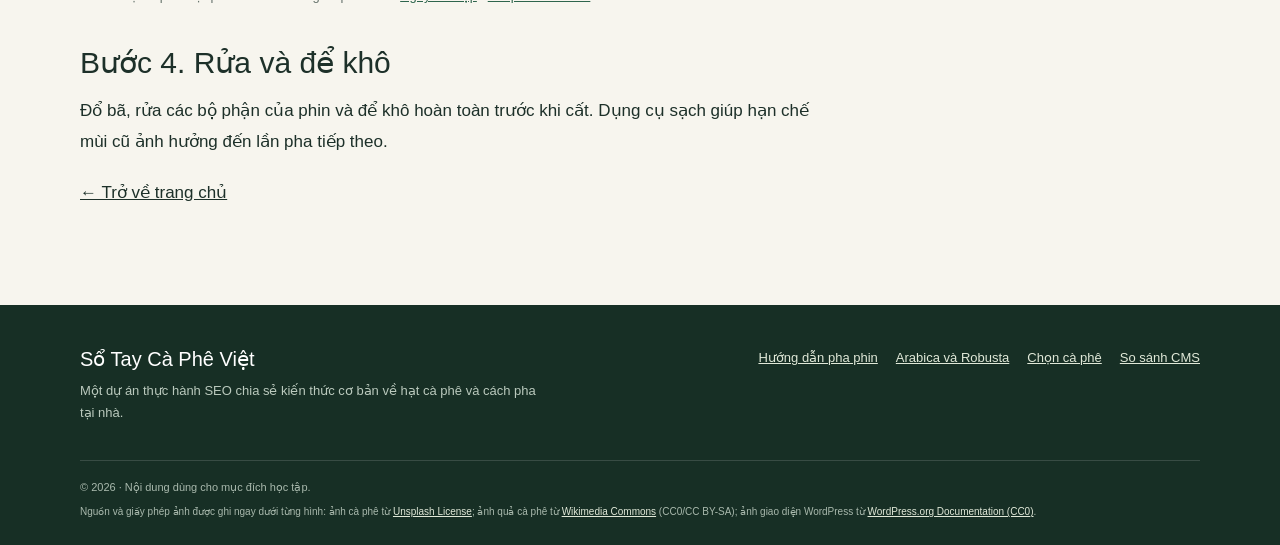
<file: huong-dan/pha-phin-ca-phe.html>
<!doctype html><html lang="vi"><head>
<!-- Google tag (gtag.js) -->
<script async src="https://www.googletagmanager.com/gtag/js?id=G-P42DGB90RB"></script>
<script>
  window.dataLayer = window.dataLayer || [];
  function gtag(){dataLayer.push(arguments);}
  gtag('js', new Date());
  gtag('config', 'G-P42DGB90RB');
</script>
<meta charset="utf-8"><meta name="viewport" content="width=device-width,initial-scale=1"><title>Cách pha phin cà phê tại nhà: 4 bước dễ làm</title><meta name="description" content="Pha phin cà phê tại nhà qua 4 bước: chuẩn bị dụng cụ, rót nước và nếm thử. Học cách điều chỉnh hương vị đơn giản cho người mới."><meta name="theme-color" content="#1e4939"><link rel="stylesheet" href="../assets/site.css?v=20260929c"><link rel="canonical" href="https://lethanhtu196tt-svg.github.io/huong-dan/pha-phin-ca-phe.html"></head><body><a class="skip" href="#main">Bỏ qua điều hướng</a><header><div class="wrap top"><a class="brand" href="../index.html" aria-label="Sổ Tay Cà Phê Việt, trang chủ"><span class="brand-mark">S</span><span class="brand-copy"><span class="brand-name">Sổ Tay Cà Phê Việt</span><span class="brand-sub">Chọn hạt · Pha chậm · Uống sâu</span></span></a><nav class="nav" aria-label="Điều hướng chính"><a href="../index.html">Trang chủ</a><a href="../huong-dan/pha-phin-ca-phe.html">Pha phin</a><a href="../hat-ca-phe/arabica-va-robusta.html">Chọn hạt</a><a href="../cong-cu/cms-wordpress.html">CMS</a><a class="nav-cta" href="../index.html#bai-viet">Đọc cẩm nang</a></nav></div></header><main id="main"><section class="article-hero"><div class="wrap"><div class="crumb"><a href="../index.html">Trang chủ</a> / PHA CHẾ</div><div class="eyebrow">PHA CHẾ · 5 PHÚT ĐỌC</div><h1>Pha phin cà phê tại nhà: hướng dẫn cho người mới</h1><p>Một chiếc phin, cà phê xay vừa và nước nóng là đủ để bắt đầu. Hãy giữ các bước đơn giản, nếm thử rồi điều chỉnh dần theo khẩu vị. Xem thêm <a href="../hat-ca-phe/arabica-va-robusta.html">Arabica và Robusta</a> để chọn hạt phù hợp cách pha.</p></div></section><div class="wrap article-layout"><article class="article-body"><img class="article-image" src="../assets/coffee-beans-alex.jpg" alt="Hạt cà phê rang dùng làm nguyên liệu pha phin"><h2>Bước 1. Chuẩn bị phin và cà phê</h2><p>Tráng phin và cốc bằng nước nóng. Cho cà phê xay dành cho phin vào phễu, dàn mặt bột nhẹ nhàng rồi đặt nắp gài vừa chạm mặt cà phê. Không nén quá chặt để nước chảy đều.</p><figure class="guide-figure"><img src="../assets/coffee-grounds-spoorthi.jpg" alt="Bột cà phê đã xay trong bát, cạnh đó là vài hạt cà phê rang"><figcaption>Ví dụ trực quan về bột cà phê đã xay. Ảnh không xác định cỡ xay phù hợp; hãy chọn loại ghi dùng cho phin hoặc làm theo hướng dẫn của nhà rang. Ảnh: <a href="https://unsplash.com/photos/ground-coffee-fills-a-bowl-alongside-beans-UqGOKJqA8hU" target="_blank" rel="noopener">Spoorthi J</a> / <a href="https://unsplash.com/license" target="_blank" rel="noopener">Unsplash License</a>.</figcaption></figure><h2>Bước 2. Làm ướt bột và rót nước</h2><p>Rót một ít nước nóng để làm ướt đều cà phê rồi chờ khoảng 20–30 giây. Tiếp tục rót đến lượng mong muốn và đậy nắp. Quan sát dòng chảy, đừng cố ép phin nếu nước đang nhỏ giọt đều.</p><figure class="guide-figure"><img src="../assets/coffee-duc.jpg" alt="Phin kim loại đặt chắc trên cốc thủy tinh để pha cà phê"><figcaption>Ví dụ cách đặt phin ổn định trên cốc trước và trong khi pha. Ảnh: <a href="https://unsplash.com/photos/vietnamese-coffee-is-brewing-in-a-phin-filter-QsDbimbThBc" target="_blank" rel="noopener">Duc Van</a> / <a href="https://unsplash.com/license" target="_blank" rel="noopener">Unsplash License</a>.</figcaption></figure><div class="callout"><strong>Điều chỉnh theo dòng chảy:</strong> Nếu chảy quá nhanh và vị nhạt, thử xay mịn hơn một chút hoặc tăng nhẹ lượng cà phê. Nếu chảy quá chậm và vị gắt, thử xay thô hơn hoặc giảm lượng cà phê.</div><h2>Bước 3. Nếm và ghi lại công thức</h2><p>Khi cà phê đã nhỏ giọt xong, nếm thử lúc còn ấm. Ghi lại loại hạt, lượng cà phê và nước. Chỉ thay đổi một yếu tố mỗi lần để tìm ra công thức hợp khẩu vị.</p><figure class="guide-figure"><img src="../assets/coffee-hiep.jpg" alt="Phin cà phê đặt trên cốc thủy tinh trong lúc cà phê chiết xuất"><figcaption>Ảnh ví dụ về phin đặt phía trên cốc hứng cà phê. Ảnh: <a href="https://unsplash.com/photos/vietnamese-coffee-filter-brewing-over-a-glass-p43jRjV2Ez0" target="_blank" rel="noopener">Nguyễn Hiệp</a> / <a href="https://unsplash.com/license" target="_blank" rel="noopener">Unsplash License</a>.</figcaption></figure><h2>Bước 4. Rửa và để khô</h2><p>Đổ bã, rửa các bộ phận của phin và để khô hoàn toàn trước khi cất. Dụng cụ sạch giúp hạn chế mùi cũ ảnh hưởng đến lần pha tiếp theo.</p><p><a href="../index.html">← Trở về trang chủ</a></p></article><aside class="aside"><h2>Đọc tiếp</h2><a href="../huong-dan/pha-phin-ca-phe.html">Pha phin cà phê tại nhà</a><a href="../hat-ca-phe/arabica-va-robusta.html">Arabica và Robusta</a><a href="../cam-nang/chon-ca-phe-pha-phin.html">Chọn cà phê cho phin</a><a href="../cong-cu/cms-wordpress.html">WordPress trong bảng so sánh</a></aside></div></main><footer><div class="wrap"><div class="foot"><div><div class="foot-title">Sổ Tay Cà Phê Việt</div><p>Một dự án thực hành SEO chia sẻ kiến thức cơ bản về hạt cà phê và cách pha tại nhà.</p></div><div class="foot-links"><a href="../huong-dan/pha-phin-ca-phe.html">Hướng dẫn pha phin</a><a href="../hat-ca-phe/arabica-va-robusta.html">Arabica và Robusta</a><a href="../cam-nang/chon-ca-phe-pha-phin.html">Chọn cà phê</a><a href="../cong-cu/cms-wordpress.html">So sánh CMS</a></div></div><div class="copyright">© 2026 · Nội dung dùng cho mục đích học tập.</div><div class="image-credits">Nguồn và giấy phép ảnh được ghi ngay dưới từng hình: ảnh cà phê từ <a href="https://unsplash.com/license" target="_blank" rel="noopener">Unsplash License</a>; ảnh quả cà phê từ <a href="https://commons.wikimedia.org/" target="_blank" rel="noopener">Wikimedia Commons</a> (CC0/CC BY-SA); ảnh giao diện WordPress từ <a href="https://make.wordpress.org/docs/licensing/" target="_blank" rel="noopener">WordPress.org Documentation (CC0)</a>.</div></div></footer></body></html>
</file>
<file: assets/site.css>
:root{--ink:#1d3029;--muted:#68756e;--cream:#f7f5ee;--white:#fff;--green:#1e4939;--green2:#2e654d;--lime:#d6e3b0;--line:#e2e5dc;--gold:#d5954f;--serif:Arial,'Segoe UI',sans-serif;--sans:Arial,'Segoe UI',sans-serif}
*{box-sizing:border-box}html{scroll-behavior:smooth}body{margin:0;background:var(--cream);color:var(--ink);font-family:var(--sans);line-height:1.65}a{color:inherit}img{max-width:100%;height:auto} .wrap{width:min(1120px,calc(100% - 48px));margin:auto}
.skip{position:absolute;left:-9999px;top:8px;background:#fff;padding:10px;z-index:10}.skip:focus{left:8px}
header{background:var(--cream);border-bottom:1px solid var(--line)}.top{min-height:78px;display:flex;align-items:center;justify-content:space-between;gap:28px}.brand{display:flex;align-items:center;gap:12px;text-decoration:none}.brand-mark{width:40px;height:40px;border-radius:50%;display:grid;place-items:center;background:var(--green);color:#fff;font-family:var(--serif);font-size:22px}.brand-copy{display:block}.brand-name{display:block;font-family:var(--serif);font-size:20px;font-weight:bold;line-height:1.1}.brand-sub{display:block;font-size:10px;text-transform:uppercase;letter-spacing:.16em;color:var(--muted);margin-top:4px}.nav{display:flex;gap:26px;align-items:center;font-size:14px}.nav a{text-decoration:none;color:#42554a}.nav a:hover,.nav a:focus{color:var(--green2);text-decoration:underline;text-underline-offset:5px}.nav .nav-cta{background:var(--green);color:#fff;padding:10px 15px;border-radius:3px}.nav .nav-cta:hover{background:var(--green2);color:white}
.hero{background:var(--green);color:white;overflow:hidden}.hero-grid{min-height:430px;display:grid;grid-template-columns:1.05fr .95fr;align-items:center;gap:42px;padding-top:42px;padding-bottom:42px}.eyebrow{font-size:11px;letter-spacing:.18em;text-transform:uppercase;font-weight:bold;color:var(--lime)}h1,h2,h3{line-height:1.15}h1{font-family:var(--serif);font-size:clamp(42px,5vw,66px);font-weight:normal;letter-spacing:-.04em;margin:13px 0 18px}.hero p{color:#e2e8db;max-width:510px;font-size:17px;margin:0 0 27px}.btn{display:inline-block;background:var(--lime);color:var(--green);font-weight:bold;text-decoration:none;padding:13px 18px;border-radius:3px}.btn:hover{background:#e8efce}.hero-art{width:100%;height:330px;max-width:470px;justify-self:end;overflow:hidden;border-radius:8px}.hero-art img{display:block;width:100%;height:100%;object-fit:cover;object-position:center 52%}
.section{padding:76px 0}.section-head{display:flex;justify-content:space-between;align-items:end;gap:20px;margin-bottom:28px}.section-label{font-size:11px;letter-spacing:.17em;text-transform:uppercase;color:var(--green2);font-weight:bold}.section h2{font-family:var(--serif);font-size:37px;font-weight:normal;letter-spacing:-.025em;margin:7px 0 0}.section-head p{max-width:420px;color:var(--muted);margin:0}.cards{display:grid;grid-template-columns:repeat(3,1fr);gap:22px}.card{background:white;border:1px solid var(--line);text-decoration:none;display:flex;flex-direction:column;transition:transform .18s ease,box-shadow .18s ease}.card:hover{transform:translateY(-3px);box-shadow:0 12px 26px #24382c12}.card-art{height:190px;display:grid;place-items:center;background:#e5ead9;overflow:hidden}.card:nth-child(2) .card-art{background:#ede3d3}.card:nth-child(3) .card-art{background:#e8e6d8}.card-art img{width:100%;height:100%;object-fit:cover}.card-body{padding:21px 21px 23px}.tag{font-size:10px;letter-spacing:.15em;text-transform:uppercase;color:var(--green2);font-weight:bold}.card h3{font-family:var(--serif);font-weight:normal;font-size:23px;margin:9px 0 9px}.card p{font-size:14px;color:var(--muted);margin:0 0 17px}.read{font-size:12px;font-weight:bold;text-transform:uppercase;letter-spacing:.08em;color:var(--green2)}
.band{background:#e7eadc;padding:54px 0}.band-grid{display:grid;grid-template-columns:.7fr 1.3fr;gap:50px;align-items:center}.band h2{font:normal 32px/1.2 var(--serif);margin:6px 0 12px}.band p{color:#526258;margin:0}.band-note{border-left:2px solid var(--gold);padding:5px 0 5px 22px;font-family:var(--serif);font-size:20px;line-height:1.5;color:#405247}
footer{background:#172f25;color:#dce5dc;padding:42px 0 26px}.foot{display:flex;justify-content:space-between;gap:30px;align-items:start}.foot-title{font:normal 20px var(--serif);color:white}.foot p{max-width:470px;font-size:13px;color:#bac9bd;margin:9px 0}.foot-links{display:flex;gap:18px;flex-wrap:wrap;font-size:13px}.foot-links a{color:#e0e8d8}.copyright{border-top:1px solid #ffffff24;margin-top:28px;padding-top:17px;color:#a9b9ad;font-size:11px}.image-credits{margin-top:8px;color:#a9b9ad;font-size:10px;line-height:1.5}.image-credits a{color:#e0e8d8}
.article-hero{background:var(--green);color:#fff;padding:53px 0 58px}.article-hero h1{font-size:clamp(38px,4.5vw,56px);max-width:850px}.article-hero p{max-width:690px;color:#dbe5dc;font-size:17px}.crumb{font-size:12px;color:#c5d3c8;margin-bottom:18px}.crumb a{color:var(--lime)}.article-layout{display:grid;grid-template-columns:minmax(0,760px) 250px;gap:70px;padding:62px 0 78px}.article-body{font-size:17px;line-height:1.85}.article-body h2{font:normal 30px/1.25 var(--serif);margin:38px 0 13px}.article-body h3{font:normal 22px/1.3 var(--serif);margin:27px 0 8px}.article-body p{margin:0 0 19px}.article-body ul{padding-left:23px}.article-body li{margin:8px 0}.aside{background:#e8ebdf;padding:24px;height:max-content}.aside h2{font:normal 21px var(--serif);margin:0 0 13px}.aside a{display:block;color:#365746;margin:10px 0;font-size:14px}.callout{background:#f0ecdd;border-left:3px solid var(--gold);padding:17px 20px;margin:25px 0;font-size:15px}.article-image{display:block;width:100%;max-height:520px;object-fit:cover;object-position:center 54%;margin:26px 0 31px;border-radius:2px}.article-logo{display:block;width:min(100%,700px);height:170px;object-fit:contain;object-position:left center;padding:24px;background:#fff;border:1px solid var(--line);margin:26px 0 31px}.wp-mark-figure{display:flex;align-items:center;gap:22px;background:#fff;border:1px solid var(--line);padding:18px 22px;margin:25px 0}.wp-mark-figure img{width:92px;height:92px;object-fit:contain}.wp-mark-figure figcaption{font-size:13px;color:var(--muted);line-height:1.5}.wp-mark-figure a{color:var(--green2)}.cms-note{padding:48px 0;background:#fbfbf8;border-top:1px solid var(--line)}.cms-grid{display:grid;grid-template-columns:.9fr 1.1fr;gap:42px;align-items:center}.cms-brand{display:flex;align-items:center;gap:17px;background:#fff;border:1px solid var(--line);padding:18px 22px}.cms-brand img:first-child{width:min(100%,250px);max-height:64px;object-fit:contain}.cms-brand img:last-child{width:54px;height:54px;object-fit:contain}.cms-note h2{font:normal 30px/1.2 var(--serif);margin:8px 0}.cms-note p{color:var(--muted);margin:0 0 12px}.cms-note a{color:var(--green2);font-weight:bold}
@media(max-width:800px){.wrap{width:min(100% - 32px,640px)}.top{padding:15px 0;align-items:flex-start;flex-direction:column;gap:15px}.nav{gap:15px;flex-wrap:wrap}.nav .nav-cta{padding:7px 11px}.hero-grid{grid-template-columns:1fr;gap:20px;padding-top:48px}.hero-art{justify-self:start;max-width:410px;height:300px;margin:auto}.hero{padding-bottom:8px}.cards{grid-template-columns:1fr}.card-art{height:220px}.section{padding:55px 0}.section-head{display:block}.section-head p{margin-top:12px}.band-grid{grid-template-columns:1fr;gap:22px}.cms-grid{grid-template-columns:1fr;gap:20px}.article-layout{grid-template-columns:1fr;gap:22px;padding:43px 0 58px}.aside{order:-1}.foot{flex-direction:column}}
@media(max-width:430px){.wrap{width:calc(100% - 28px)}.nav{gap:10px 15px;font-size:13px}.hero-grid{min-height:0}.hero p{font-size:16px}.section h2{font-size:31px}.article-body{font-size:16px}}

.guide-figure{margin:24px 0 31px}.guide-figure img{display:block;max-width:100%;max-height:450px;width:auto;height:auto;margin:0 auto;background:#fff;border:1px solid var(--line)}.guide-figure figcaption{font-size:13px;line-height:1.55;color:var(--muted);padding:9px 2px 0}.guide-figure a{color:var(--green2)}.photo-pair{display:grid;grid-template-columns:repeat(2,minmax(0,1fr));gap:18px;margin:24px 0 30px}.photo-pair .guide-figure{margin:0}.photo-pair .guide-figure img{width:100%;height:225px;max-height:none;object-fit:cover}.photo-pair figcaption{font-size:12px}.wp-screenshot{width:100%!important;height:auto!important;max-height:none!important;object-fit:contain!important}.wp-step{margin-top:30px}.wp-step h3{margin-bottom:7px}@media(max-width:520px){.photo-pair{grid-template-columns:1fr}.photo-pair .guide-figure img{height:auto;max-height:400px;width:auto}}
</file>
